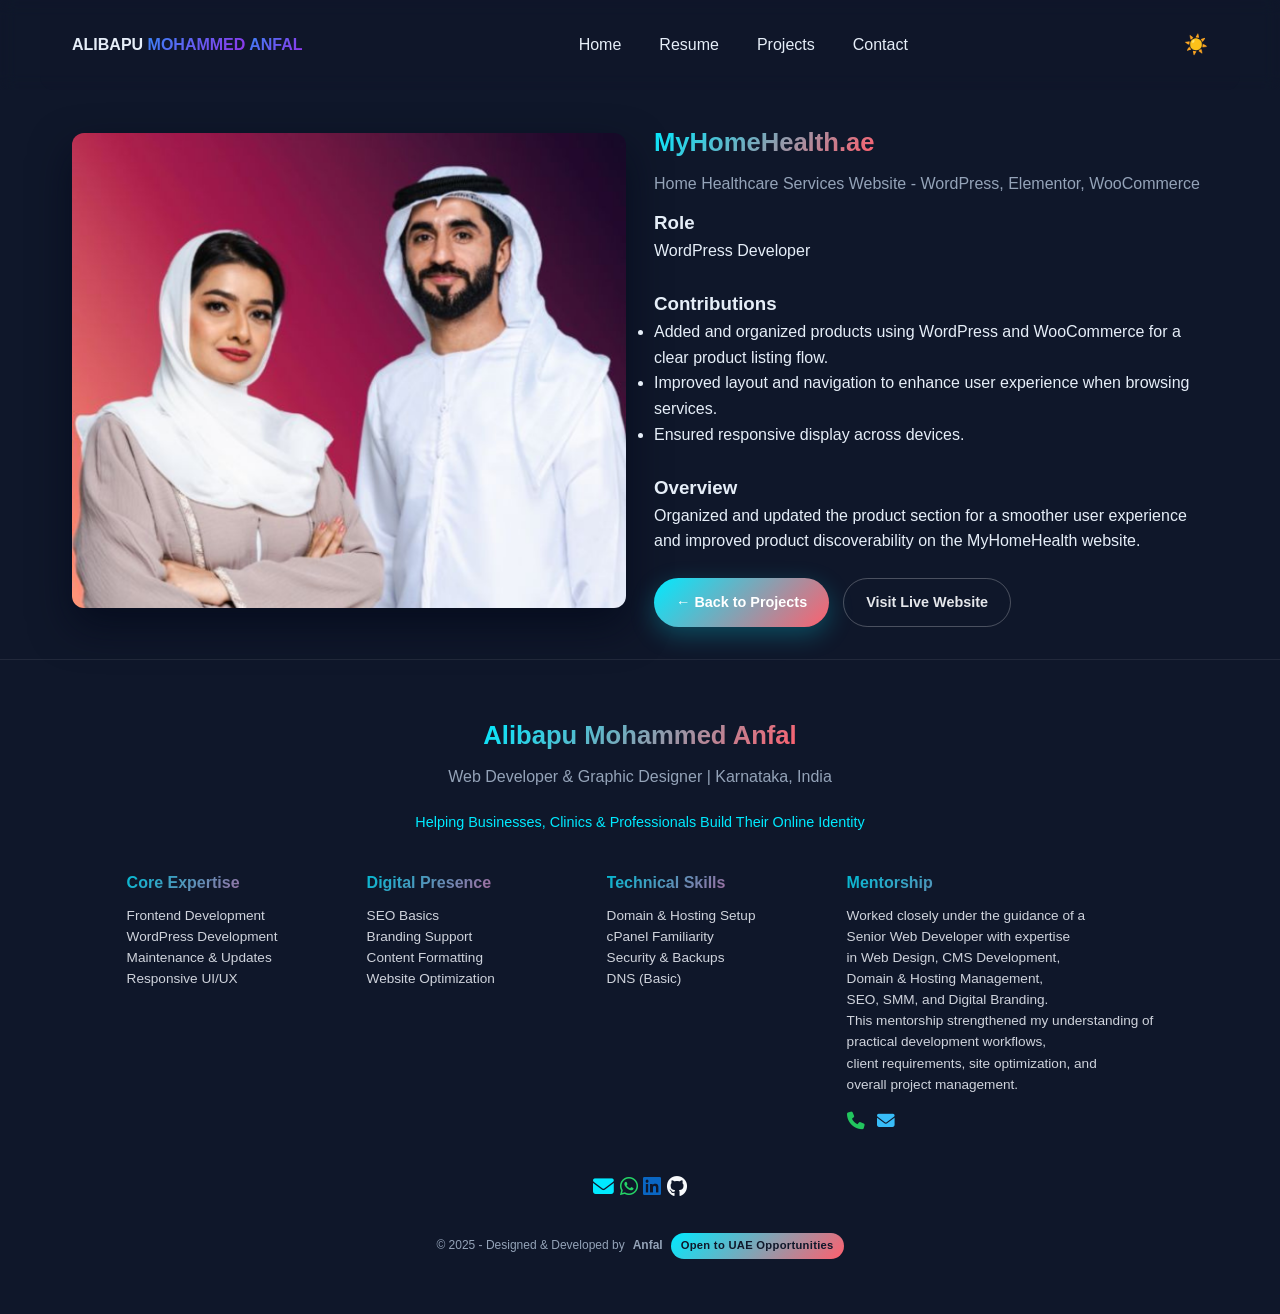
<file: project1.html>
<!DOCTYPE html>
<html lang="en">
<head>
  <meta charset="utf-8" />
  <meta name="viewport" content="width=device-width,initial-scale=1" />
  <title>MyHomeHealth.ae - Project | Alibapu Mohammed Anfal</title>
  <link rel="stylesheet" href="style.css" />
  <head>
  
</head>
<body>
  <!-- <header class="site-header">
    <nav class="navbar container">
      <a class="logo" href="index.html">ALIBAPU <span>MOHAMMED </span><span>ANFAL</span></a>
      <ul class="nav-links">
        <li><a href="index.html">Home</a></li>
        <li><a href="index.html#projects" class="active">Projects</a></li>
        <li><a href="index.html#contact">Contact</a></li>
      </ul>
      <button id="theme-toggle" class="theme-toggle">🌙</button>
    </nav>
  </header> -->

  <header class="site-header">
  <nav class="navbar container">
    <a class="logo" href="index.html">
      ALIBAPU <span>MOHAMMED </span><span>ANFAL</span>
    </a>

    <ul class="nav-links">
      <li><a href="index.html">Home</a></li>
      <li><a href="resume.html">Resume</a></li>
      <li><a href="index.html#projects">Projects</a></li>
      <li><a href="index.html#contact">Contact</a></li>
    </ul>

    <button id="theme-toggle" class="theme-toggle">🌙</button>
  </nav>
</header>


  <main>
    <section class="project-hero container fade-in layout-left">
      <div class="project-media">
        <img src="images/MyHomeHealth.png" alt="MyHomeHealth">
      </div>
      <div class="project-details">
        <h1 style="font-size:1.6rem; font-weight:700; margin-bottom:8px;">
    <span style="background:linear-gradient(135deg,#00eaff,#ff5f6d);
    -webkit-background-clip:text;-webkit-text-fill-color:transparent;">MyHomeHealth.ae</h1>
        <p class="project-type">Home Healthcare Services Website - WordPress, Elementor, WooCommerce</p>
        <h3>Role</h3>
        <p>WordPress Developer</p> <br>
        <h3>Contributions</h3>
        <ul>
          <li>Added and organized products using WordPress and WooCommerce for a clear product listing flow.</li>
          <li>Improved layout and navigation to enhance user experience when browsing services.</li>
          <li>Ensured responsive display across devices.</li> <br>
        </ul>
        <h3>Overview</h3>
        <p>Organized and updated the product section for a smoother user experience and improved product discoverability on the MyHomeHealth website.</p>
        <div class="project-actions">
  <a class="btn gradient" href="index.html#projects">
    ← Back to Projects
  </a>
  <a class="btn ghost" href="https://myhomehealth.ae/" target="_blank" rel="noopener">
    Visit Live Website
  </a>
</div>

      </div>
    </section>
  </main>

<footer style="
  background:#0f172a;
  padding:55px 25px;
  color:#fff;
  font-family:'Montserrat', sans-serif;
  display:flex;
  justify-content:center;
  border-top:1px solid rgba(255,255,255,0.08);
">

<div style="max-width:1100px; width:100%; text-align:center;">

  <!-- PERSONAL BRAND -->
  <h2 style="font-size:1.6rem; font-weight:700; margin-bottom:8px;">
    <span style="background:linear-gradient(135deg,#00eaff,#ff5f6d);
    -webkit-background-clip:text;-webkit-text-fill-color:transparent;">
      Alibapu Mohammed Anfal
    </span>
  </h2>

  <p style="font-size:1rem; color:#94a3b8; margin-bottom:22px;">
    Web Developer & Graphic Designer | Karnataka, India
  </p>


  <!-- <p style="margin-bottom:10px; font-weight:700; font-size:1rem; 
            background: linear-gradient(135deg, #00bcd4, #ff4081);
            -webkit-background-clip: text;
            -webkit-text-fill-color: transparent;">
    Web Developer & Graphic Designer | Karnataka, India
  </p> -->

  <!-- BRANDING LINE -->
  <p style="font-size:0.9rem; font-weight:500; margin-bottom:35px; color:#00eaff;">
     Helping Businesses, Clinics & Professionals Build Their Online Identity
  </p>

  <!-- 4 COLUMN SKILL SUMMARY -->
  <div style="display:flex; justify-content:center; gap:40px; flex-wrap:wrap; margin-bottom:35px;">

    <div style="min-width:200px; text-align:left;">
      <h4 style="margin-bottom:10px; font-weight:700; font-size:1rem; 
            background: linear-gradient(135deg, #00bcd4, #ff4081);
            -webkit-background-clip: text;
            -webkit-text-fill-color: transparent;">Core Expertise</h4>
      <p style="font-size:0.85rem; color:#cfd3dc; line-height:1.55;">
        Frontend Development<br>WordPress Development<br>Maintenance & Updates<br>Responsive UI/UX
      </p>
    </div>

    <div style="min-width:200px; text-align:left;">
      <h4 style="margin-bottom:10px; font-weight:700; font-size:1rem; 
            background: linear-gradient(135deg, #00bcd4, #ff4081);
            -webkit-background-clip: text;
            -webkit-text-fill-color: transparent;">Digital Presence</h4>
      <p style="font-size:0.85rem; color:#cfd3dc; line-height:1.55;">
        SEO Basics<br>Branding Support<br>Content Formatting<br>Website Optimization
      </p>
    </div>

    <div style="min-width:200px; text-align:left;">
      <h4 style="margin-bottom:10px; font-weight:700; font-size:1rem; 
            background: linear-gradient(135deg, #00bcd4, #ff4081);
            -webkit-background-clip: text;
            -webkit-text-fill-color: transparent;">Technical Skills</h4>
      <p style="font-size:0.85rem; color:#cfd3dc; line-height:1.55;">
        Domain & Hosting Setup<br>cPanel Familiarity<br>Security & Backups<br>DNS (Basic)
      </p>
    </div>

    <div style="min-width:200px; text-align:left;">
      <h4 style="margin-bottom:10px; font-weight:700; font-size:1rem; 
            background: linear-gradient(135deg, #00bcd4, #ff4081);
            -webkit-background-clip: text;
            -webkit-text-fill-color: transparent;">Mentorship</h4> 
      <p style="font-size:0.85rem; color:#cfd3dc; line-height:1.55;">
        Worked closely under the guidance of a<br>Senior Web Developer with expertise<br>in Web Design, CMS Development, <br> Domain & Hosting Management, <br>SEO, SMM, and Digital Branding. <br> This mentorship strengthened my understanding of<br>practical development workflows,<br>client requirements, site optimization, and<br>overall project management.
      </p>
      
      <!-- Mentor Contact Icons -->
  <div style="margin-top:12px; display:flex; gap:12px;">
    <a href="tel:+971 50 921 6369" title="Call Mentor"
       style="color:#22c55e; font-size:1.1rem;">
      <i class="fa-solid fa-phone"></i>
    </a>

    <a href="mail to:riyazkapsi@email.com" title="Email Mentor"
       style="color:#38bdf8; font-size:1.1rem;">
      <i class="fa-solid fa-envelope"></i>
    </a>
  </div>
    </div>
    
  </div>

  <!-- SOCIAL ICONS -->
  <div style="display:flex; justify-content:center; gap:20px; margin-bottom:30px;">

    <!-- <a href="mailto:anfalalibapu10@email.com?subject=Business Inquiry&body=Hello Anfal," 
style="color:#00eaff; font-size:1.3rem; text-decoration:none;">
  <i class="fa-solid fa-envelope"></i>
</a>


    <a href="https://wa.me/+917090232055" target="_blank" style="color:#25D366; font-size:1.3rem; text-decoration:none;">
      <i class="fa-brands fa-whatsapp"></i>
    </a>

 <a href="https://www.linkedin.com/in/anfal-alibapu-89732b398" target="_blank" rel="noopener noreferrer" style="color:#0A66C2; font-size:1.3rem; text-decoration:none;" aria-label="LinkedIn Profile">
  <i class="fa-brands fa-linkedin"></i>
</a> -->
<div class="social-links">
  <a href="mailto:anfalalibapu10@email.com?subject=Business Inquiry&body=Hello Anfal," 
    style="color:#00eaff; font-size:1.3rem; text-decoration:none;">
    <i class="fa-solid fa-envelope"></i>
  </a>

  <a href="https://wa.me/+917090232055" target="_blank" style="color:#25D366; font-size:1.3rem; text-decoration:none;">
    <i class="fa-brands fa-whatsapp"></i>
  </a>

  <a href="https://www.linkedin.com/in/anfal-alibapu-89732b398" target="_blank" style="color:#0A66C2; font-size:1.3rem; text-decoration:none;">
    <i class="fa-brands fa-linkedin"></i>
  </a>

  <a href="https://github.com/anfal-waizy" target="_blank" style="color:#f8fafc; font-size:1.3rem; text-decoration:none;">
    <i class="fa-brands fa-github"></i>
  </a>
</div>




<!-- Font Awesome -->
<link rel="stylesheet" href="https://cdnjs.cloudflare.com/ajax/libs/font-awesome/6.4.0/css/all.min.css" integrity="sha512-pO1eFhLqJ6mEwSx6nRIVGqzIx3M5sPVK3MEiFg7mZ7U/xt6skD0zFvN9eJG+0NfG1UPZXqlZ12bFzGgG2e1uJQ==" crossorigin="anonymous" referrerpolicy="no-referrer" />

    <!-- <a href="https://github.com/anfal-waizy" target="_blank" style="color:#f8fafc; font-size:1.3rem; text-decoration:none;">
      <i class="fa-brands fa-github"></i>
    </a> -->
  </div>

  <!-- COPYRIGHT -->
  <!-- <p style="font-size:0.75rem; color:#64748b;">
    © 2025 - Designed & Developed by <b>Anfal</b> | Available for UAE Opportunities
  </p> -->
<div class="footer-badge">
  © 2025 - Designed & Developed by <strong>Anfal</strong>
  <span class="badge">Open to UAE Opportunities</span>
</div>

</div>
</footer>


<script>
function scrollToTop() {
  window.scrollTo({ top: 0, behavior: 'smooth' });
}
</script>
</footer>
    <script src="script.js"></script>
  </body>
</html>
</file>
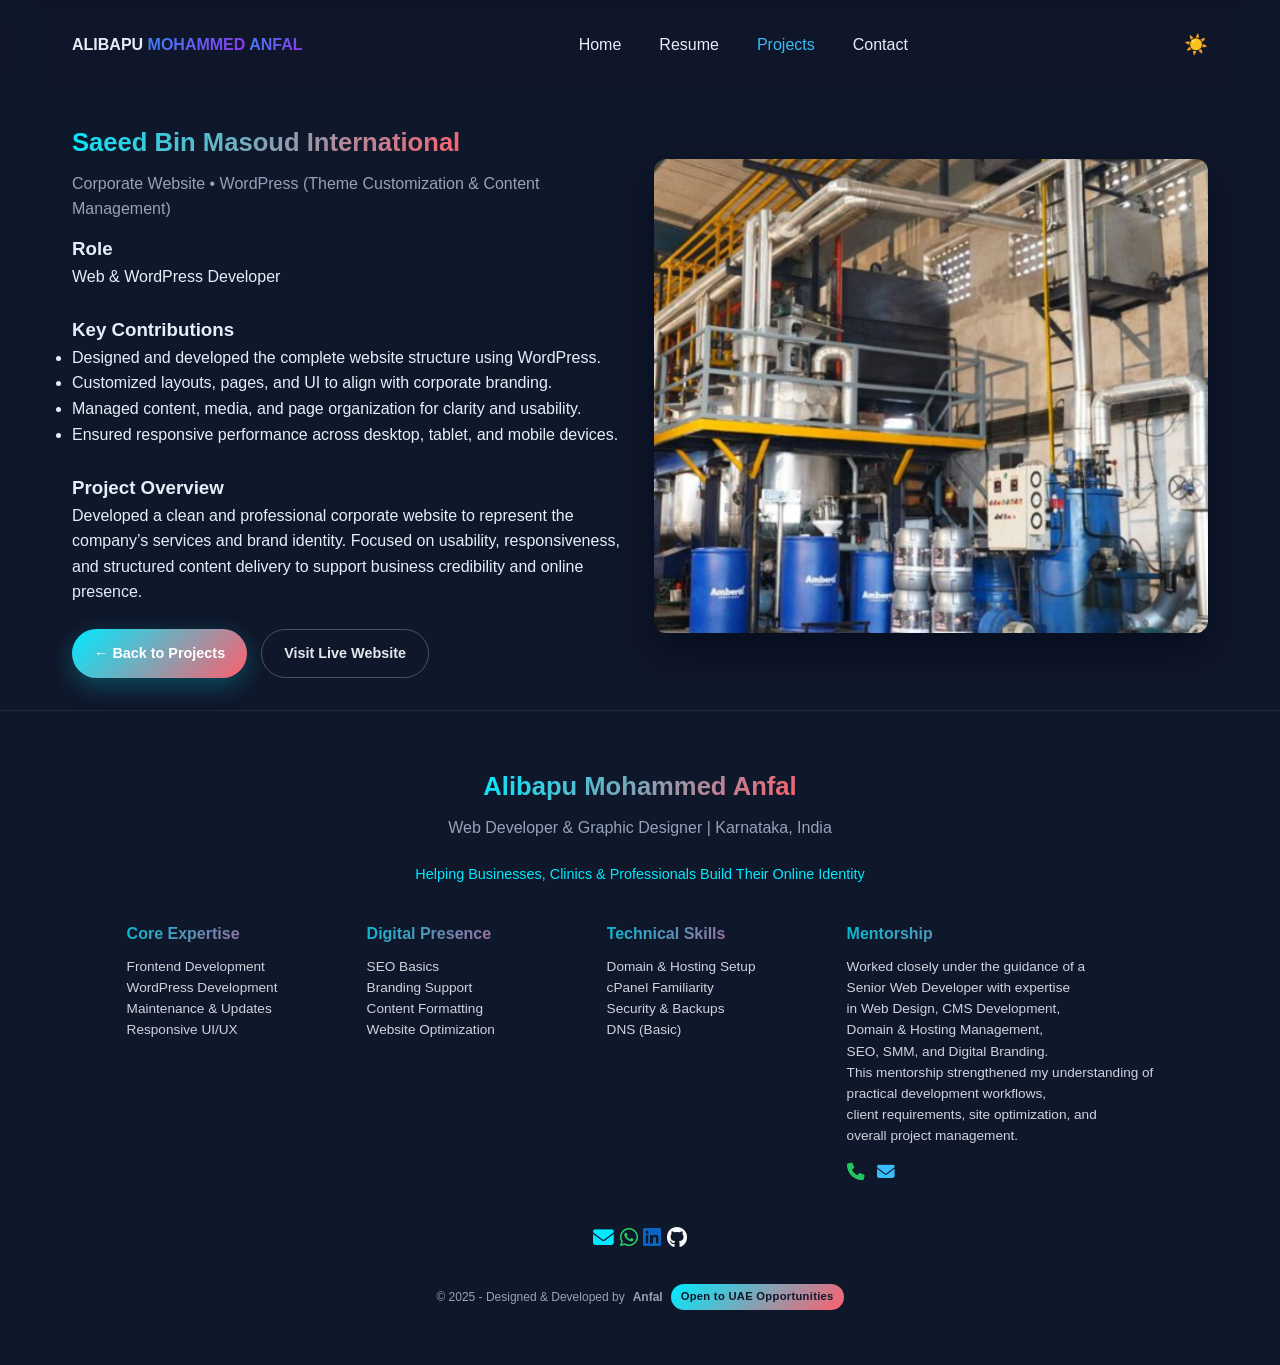
<file: project4.html>
<!DOCTYPE html>
<html lang="en">
<head>
  <meta charset="utf-8" />
  <meta name="viewport" content="width=device-width,initial-scale=1" />
  <title>Saeed Bin Masoud International - Project | Alibapu Mohammed Anfal</title>
  <link rel="stylesheet" href="style.css" />
</head>
<body>
  <header class="site-header">
    <nav class="navbar container">
      <a class="logo" href="index.html">ALIBAPU <span>MOHAMMED </span><span>ANFAL</span></a>
      <ul class="nav-links">
        <li><a href="index.html">Home</a></li>
      <li><a href="resume.html">Resume</a></li>
        <li><a href="index.html#projects" class="active">Projects</a></li>
        <li><a href="index.html#contact">Contact</a></li>
      </ul>
      <button id="theme-toggle" class="theme-toggle">🌙</button>
    </nav>
  </header>

  <main>
<section class="project-hero container fade-in layout-right">
  <div class="project-details">
    <h1 style="font-size:1.6rem; font-weight:700; margin-bottom:8px;">
    <span style="background:linear-gradient(135deg,#00eaff,#ff5f6d);
    -webkit-background-clip:text;-webkit-text-fill-color:transparent;">Saeed Bin Masoud International</h1>

    <p class="project-type">
      Corporate Website • WordPress (Theme Customization & Content Management)
    </p>

    <h3>Role</h3>
    <p>Web & WordPress Developer</p> <br>

    <h3>Key Contributions</h3>
    <ul>
      <li>Designed and developed the complete website structure using WordPress.</li>
      <li>Customized layouts, pages, and UI to align with corporate branding.</li>
      <li>Managed content, media, and page organization for clarity and usability.</li>
      <li>Ensured responsive performance across desktop, tablet, and mobile devices.</li>
    </ul> <br>

    <h3>Project Overview</h3>
    <p>
      Developed a clean and professional corporate website to represent the company’s
      services and brand identity. Focused on usability, responsiveness, and structured
      content delivery to support business credibility and online presence.
    </p>

    <div class="project-actions">
  <a class="btn gradient" href="index.html#projects">
    ← Back to Projects
  </a>
  <a class="btn ghost" href="https://www.saeedbinmasoud.com/" target="_blank" rel="noopener">
    Visit Live Website
  </a>
</div>

  </div>

  <div class="project-media">
    <img src="images/SBM.png" alt="Saeed Bin Masoud International Website Preview">
  </div>
</section>


  </main>

<footer style="
  background:#0f172a;
  padding:55px 25px;
  color:#fff;
  font-family:'Montserrat', sans-serif;
  display:flex;
  justify-content:center;
  border-top:1px solid rgba(255,255,255,0.08);
">

<div style="max-width:1100px; width:100%; text-align:center;">

  <!-- PERSONAL BRAND -->
  <h2 style="font-size:1.6rem; font-weight:700; margin-bottom:8px;">
    <span style="background:linear-gradient(135deg,#00eaff,#ff5f6d);
    -webkit-background-clip:text;-webkit-text-fill-color:transparent;">
      Alibapu Mohammed Anfal
    </span>
  </h2>

  <p style="font-size:1rem; color:#94a3b8; margin-bottom:22px;">
    Web Developer & Graphic Designer | Karnataka, India
  </p>


  <!-- <p style="margin-bottom:10px; font-weight:700; font-size:1rem; 
            background: linear-gradient(135deg, #00bcd4, #ff4081);
            -webkit-background-clip: text;
            -webkit-text-fill-color: transparent;">
    Web Developer & Graphic Designer | Karnataka, India
  </p> -->

  <!-- BRANDING LINE -->
  <p style="font-size:0.9rem; font-weight:500; margin-bottom:35px; color:#00eaff;">
     Helping Businesses, Clinics & Professionals Build Their Online Identity
  </p>

  <!-- 4 COLUMN SKILL SUMMARY -->
  <div style="display:flex; justify-content:center; gap:40px; flex-wrap:wrap; margin-bottom:35px;">

    <div style="min-width:200px; text-align:left;">
      <h4 style="margin-bottom:10px; font-weight:700; font-size:1rem; 
            background: linear-gradient(135deg, #00bcd4, #ff4081);
            -webkit-background-clip: text;
            -webkit-text-fill-color: transparent;">Core Expertise</h4>
      <p style="font-size:0.85rem; color:#cfd3dc; line-height:1.55;">
        Frontend Development<br>WordPress Development<br>Maintenance & Updates<br>Responsive UI/UX
      </p>
    </div>

    <div style="min-width:200px; text-align:left;">
      <h4 style="margin-bottom:10px; font-weight:700; font-size:1rem; 
            background: linear-gradient(135deg, #00bcd4, #ff4081);
            -webkit-background-clip: text;
            -webkit-text-fill-color: transparent;">Digital Presence</h4>
      <p style="font-size:0.85rem; color:#cfd3dc; line-height:1.55;">
        SEO Basics<br>Branding Support<br>Content Formatting<br>Website Optimization
      </p>
    </div>

    <div style="min-width:200px; text-align:left;">
      <h4 style="margin-bottom:10px; font-weight:700; font-size:1rem; 
            background: linear-gradient(135deg, #00bcd4, #ff4081);
            -webkit-background-clip: text;
            -webkit-text-fill-color: transparent;">Technical Skills</h4>
      <p style="font-size:0.85rem; color:#cfd3dc; line-height:1.55;">
        Domain & Hosting Setup<br>cPanel Familiarity<br>Security & Backups<br>DNS (Basic)
      </p>
    </div>

    <div style="min-width:200px; text-align:left;">
      <h4 style="margin-bottom:10px; font-weight:700; font-size:1rem; 
            background: linear-gradient(135deg, #00bcd4, #ff4081);
            -webkit-background-clip: text;
            -webkit-text-fill-color: transparent;">Mentorship</h4> 
      <p style="font-size:0.85rem; color:#cfd3dc; line-height:1.55;">
        Worked closely under the guidance of a<br>Senior Web Developer with expertise<br>in Web Design, CMS Development, <br> Domain & Hosting Management, <br>SEO, SMM, and Digital Branding. <br> This mentorship strengthened my understanding of<br>practical development workflows,<br>client requirements, site optimization, and<br>overall project management.
      </p>
      
      <!-- Mentor Contact Icons -->
  <div style="margin-top:12px; display:flex; gap:12px;">
    <a href="tel:+971 50 921 6369" title="Call Mentor"
       style="color:#22c55e; font-size:1.1rem;">
      <i class="fa-solid fa-phone"></i>
    </a>

    <a href="mail to:riyazkapsi@email.com" title="Email Mentor"
       style="color:#38bdf8; font-size:1.1rem;">
      <i class="fa-solid fa-envelope"></i>
    </a>
  </div>
    </div>
    
  </div>

  <!-- SOCIAL ICONS -->
  <div style="display:flex; justify-content:center; gap:20px; margin-bottom:30px;">

    <!-- <a href="mailto:anfalalibapu10@email.com?subject=Business Inquiry&body=Hello Anfal," 
style="color:#00eaff; font-size:1.3rem; text-decoration:none;">
  <i class="fa-solid fa-envelope"></i>
</a>


    <a href="https://wa.me/+917090232055" target="_blank" style="color:#25D366; font-size:1.3rem; text-decoration:none;">
      <i class="fa-brands fa-whatsapp"></i>
    </a>

 <a href="https://www.linkedin.com/in/anfal-alibapu-89732b398" target="_blank" rel="noopener noreferrer" style="color:#0A66C2; font-size:1.3rem; text-decoration:none;" aria-label="LinkedIn Profile">
  <i class="fa-brands fa-linkedin"></i>
</a> -->
<div class="social-links">
  <a href="mailto:anfalalibapu10@email.com?subject=Business Inquiry&body=Hello Anfal," 
    style="color:#00eaff; font-size:1.3rem; text-decoration:none;">
    <i class="fa-solid fa-envelope"></i>
  </a>

  <a href="https://wa.me/+917090232055" target="_blank" style="color:#25D366; font-size:1.3rem; text-decoration:none;">
    <i class="fa-brands fa-whatsapp"></i>
  </a>

  <a href="https://www.linkedin.com/in/anfal-alibapu-89732b398" target="_blank" style="color:#0A66C2; font-size:1.3rem; text-decoration:none;">
    <i class="fa-brands fa-linkedin"></i>
  </a>

  <a href="https://github.com/anfal-waizy" target="_blank" style="color:#f8fafc; font-size:1.3rem; text-decoration:none;">
    <i class="fa-brands fa-github"></i>
  </a>
</div>




<!-- Font Awesome -->
<link rel="stylesheet" href="https://cdnjs.cloudflare.com/ajax/libs/font-awesome/6.4.0/css/all.min.css" integrity="sha512-pO1eFhLqJ6mEwSx6nRIVGqzIx3M5sPVK3MEiFg7mZ7U/xt6skD0zFvN9eJG+0NfG1UPZXqlZ12bFzGgG2e1uJQ==" crossorigin="anonymous" referrerpolicy="no-referrer" />

    <!-- <a href="https://github.com/anfal-waizy" target="_blank" style="color:#f8fafc; font-size:1.3rem; text-decoration:none;">
      <i class="fa-brands fa-github"></i>
    </a> -->
  </div>

  <!-- COPYRIGHT -->
  <!-- <p style="font-size:0.75rem; color:#64748b;">
    © 2025 - Designed & Developed by <b>Anfal</b> | Available for UAE Opportunities
  </p> -->
<div class="footer-badge">
  © 2025 - Designed & Developed by <strong>Anfal</strong>
  <span class="badge">Open to UAE Opportunities</span>
</div>

</div>
</footer>


<script>
function scrollToTop() {
  window.scrollTo({ top: 0, behavior: 'smooth' });
}
</script>
</footer>
    <script src="script.js"></script>
  </body>
</html>
</file>
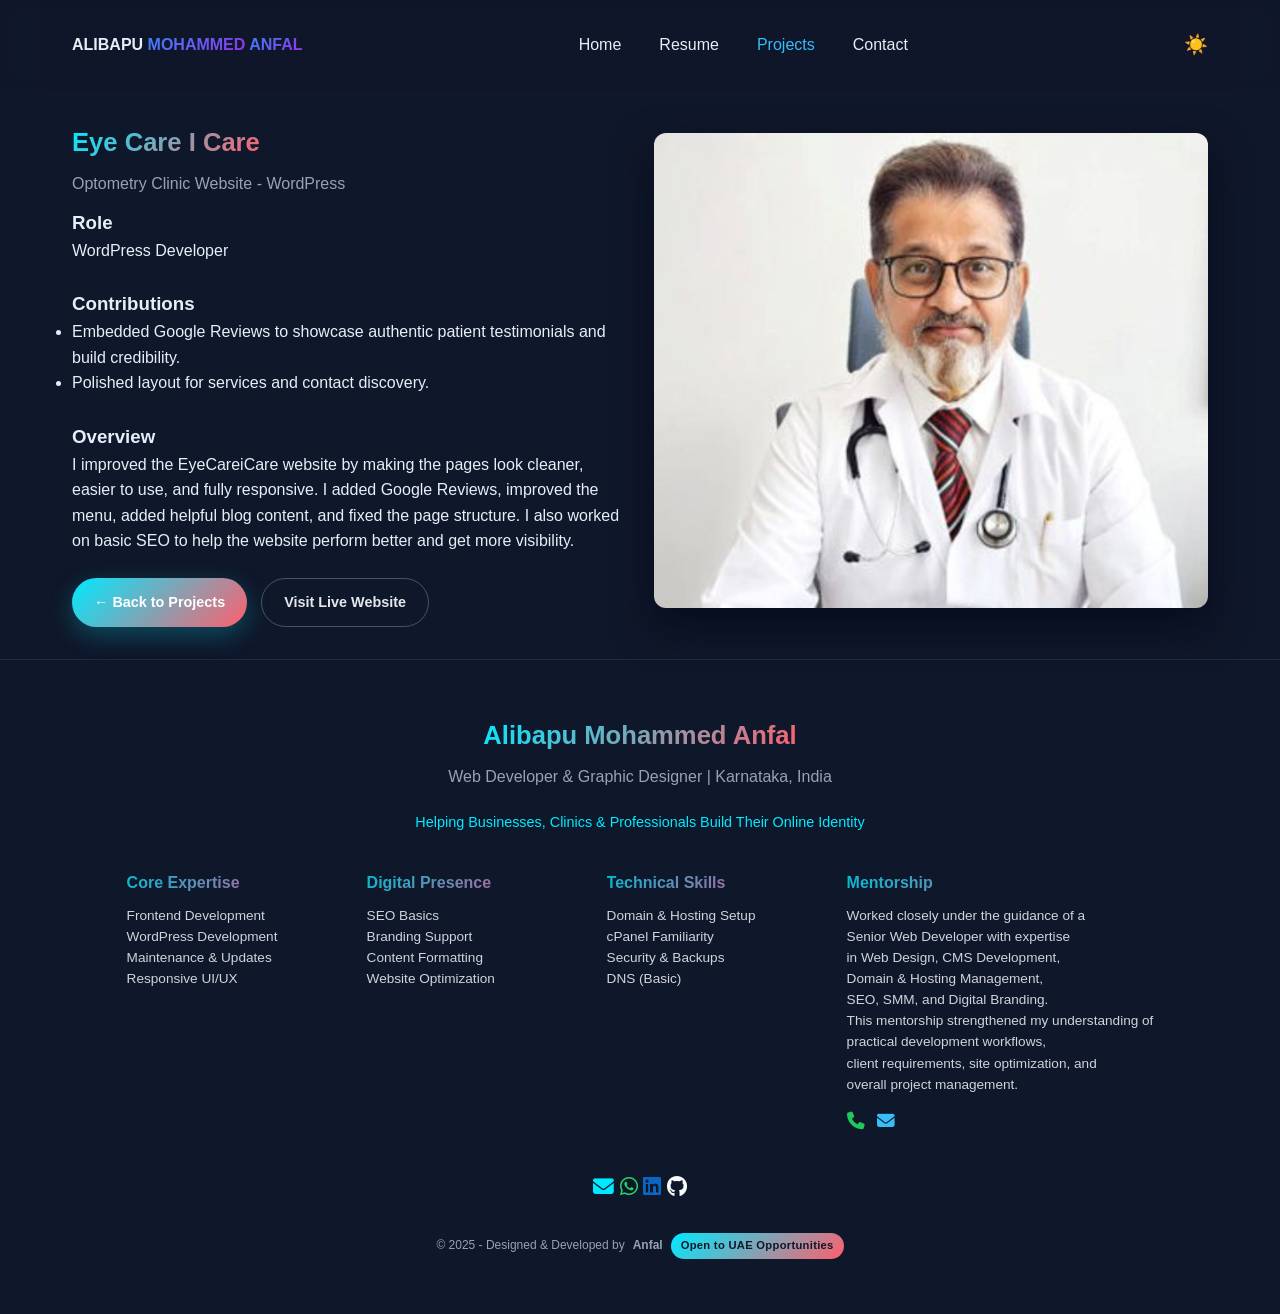
<file: project7.html>
<!DOCTYPE html>
<html lang="en">
<head>
  <meta charset="utf-8" />
  <meta name="viewport" content="width=device-width,initial-scale=1" />
  <title>Eye Care I Care - Project | Alibapu Mohammed Anfal</title>
  <link rel="stylesheet" href="style.css" />
</head>
<body>
  <header class="site-header">
    <nav class="navbar container">
      <a class="logo" href="index.html">ALIBAPU <span>MOHAMMED </span><span>ANFAL</span></a>
      <ul class="nav-links">
        <li><a href="index.html">Home</a></li>
      <li><a href="resume.html">Resume</a></li>
        <li><a href="index.html#projects" class="active">Projects</a></li>
        <li><a href="index.html#contact">Contact</a></li>
      </ul>
      <button id="theme-toggle" class="theme-toggle">🌙</button>
    </nav>
  </header>

  <main>
    <section class="project-hero container fade-in layout-right">
      <div class="project-details">
        <h1 style="font-size:1.6rem; font-weight:700; margin-bottom:8px;">
    <span style="background:linear-gradient(135deg,#00eaff,#ff5f6d);
    -webkit-background-clip:text;-webkit-text-fill-color:transparent;">Eye Care I Care</h1>
        <p class="project-type">Optometry Clinic Website - WordPress</p>
        <h3>Role</h3>
        <p>WordPress Developer</p> <br>
        <h3>Contributions</h3>
        <ul>
          <li>Embedded Google Reviews to showcase authentic patient testimonials and build credibility.</li>
          <li>Polished layout for services and contact discovery.</li> <br>
        </ul>
        <h3>Overview</h3>
        <p>I improved the EyeCareiCare website by making the pages look cleaner, easier to use, and fully responsive. I added Google Reviews, improved the menu, added helpful blog content, and fixed the page structure. I also worked on basic SEO to help the website perform better and get more visibility.</p>
        <div class="project-actions">
  <a class="btn gradient" href="index.html#projects">
    ← Back to Projects
  </a>
  <a class="btn ghost" href="https://eyecareicare.com/" target="_blank" rel="noopener">
    Visit Live Website
  </a>
</div>

      </div>
      <div class="project-media">
        <img src="images/eyecareicaree.png" alt="Dr. Shabbir Saifuddin">
      </div>
    </section>
  </main>

<footer style="
  background:#0f172a;
  padding:55px 25px;
  color:#fff;
  font-family:'Montserrat', sans-serif;
  display:flex;
  justify-content:center;
  border-top:1px solid rgba(255,255,255,0.08);
">

<div style="max-width:1100px; width:100%; text-align:center;">

  <!-- PERSONAL BRAND -->
  <h2 style="font-size:1.6rem; font-weight:700; margin-bottom:8px;">
    <span style="background:linear-gradient(135deg,#00eaff,#ff5f6d);
    -webkit-background-clip:text;-webkit-text-fill-color:transparent;">
      Alibapu Mohammed Anfal
    </span>
  </h2>

  <p style="font-size:1rem; color:#94a3b8; margin-bottom:22px;">
    Web Developer & Graphic Designer | Karnataka, India
  </p>


  <!-- <p style="margin-bottom:10px; font-weight:700; font-size:1rem; 
            background: linear-gradient(135deg, #00bcd4, #ff4081);
            -webkit-background-clip: text;
            -webkit-text-fill-color: transparent;">
    Web Developer & Graphic Designer | Karnataka, India
  </p> -->

  <!-- BRANDING LINE -->
  <p style="font-size:0.9rem; font-weight:500; margin-bottom:35px; color:#00eaff;">
     Helping Businesses, Clinics & Professionals Build Their Online Identity
  </p>

  <!-- 4 COLUMN SKILL SUMMARY -->
  <div style="display:flex; justify-content:center; gap:40px; flex-wrap:wrap; margin-bottom:35px;">

    <div style="min-width:200px; text-align:left;">
      <h4 style="margin-bottom:10px; font-weight:700; font-size:1rem; 
            background: linear-gradient(135deg, #00bcd4, #ff4081);
            -webkit-background-clip: text;
            -webkit-text-fill-color: transparent;">Core Expertise</h4>
      <p style="font-size:0.85rem; color:#cfd3dc; line-height:1.55;">
        Frontend Development<br>WordPress Development<br>Maintenance & Updates<br>Responsive UI/UX
      </p>
    </div>

    <div style="min-width:200px; text-align:left;">
      <h4 style="margin-bottom:10px; font-weight:700; font-size:1rem; 
            background: linear-gradient(135deg, #00bcd4, #ff4081);
            -webkit-background-clip: text;
            -webkit-text-fill-color: transparent;">Digital Presence</h4>
      <p style="font-size:0.85rem; color:#cfd3dc; line-height:1.55;">
        SEO Basics<br>Branding Support<br>Content Formatting<br>Website Optimization
      </p>
    </div>

    <div style="min-width:200px; text-align:left;">
      <h4 style="margin-bottom:10px; font-weight:700; font-size:1rem; 
            background: linear-gradient(135deg, #00bcd4, #ff4081);
            -webkit-background-clip: text;
            -webkit-text-fill-color: transparent;">Technical Skills</h4>
      <p style="font-size:0.85rem; color:#cfd3dc; line-height:1.55;">
        Domain & Hosting Setup<br>cPanel Familiarity<br>Security & Backups<br>DNS (Basic)
      </p>
    </div>

    <div style="min-width:200px; text-align:left;">
      <h4 style="margin-bottom:10px; font-weight:700; font-size:1rem; 
            background: linear-gradient(135deg, #00bcd4, #ff4081);
            -webkit-background-clip: text;
            -webkit-text-fill-color: transparent;">Mentorship</h4> 
      <p style="font-size:0.85rem; color:#cfd3dc; line-height:1.55;">
        Worked closely under the guidance of a<br>Senior Web Developer with expertise<br>in Web Design, CMS Development, <br> Domain & Hosting Management, <br>SEO, SMM, and Digital Branding. <br> This mentorship strengthened my understanding of<br>practical development workflows,<br>client requirements, site optimization, and<br>overall project management.
      </p>
      
      <!-- Mentor Contact Icons -->
  <div style="margin-top:12px; display:flex; gap:12px;">
    <a href="tel:+971 50 921 6369" title="Call Mentor"
       style="color:#22c55e; font-size:1.1rem;">
      <i class="fa-solid fa-phone"></i>
    </a>

    <a href="mail to:riyazkapsi@email.com" title="Email Mentor"
       style="color:#38bdf8; font-size:1.1rem;">
      <i class="fa-solid fa-envelope"></i>
    </a>
  </div>
    </div>
    
  </div>

  <!-- SOCIAL ICONS -->
  <div style="display:flex; justify-content:center; gap:20px; margin-bottom:30px;">

    <!-- <a href="mailto:anfalalibapu10@email.com?subject=Business Inquiry&body=Hello Anfal," 
style="color:#00eaff; font-size:1.3rem; text-decoration:none;">
  <i class="fa-solid fa-envelope"></i>
</a>


    <a href="https://wa.me/+917090232055" target="_blank" style="color:#25D366; font-size:1.3rem; text-decoration:none;">
      <i class="fa-brands fa-whatsapp"></i>
    </a>

 <a href="https://www.linkedin.com/in/anfal-alibapu-89732b398" target="_blank" rel="noopener noreferrer" style="color:#0A66C2; font-size:1.3rem; text-decoration:none;" aria-label="LinkedIn Profile">
  <i class="fa-brands fa-linkedin"></i>
</a> -->
<div class="social-links">
  <a href="mailto:anfalalibapu10@email.com?subject=Business Inquiry&body=Hello Anfal," 
    style="color:#00eaff; font-size:1.3rem; text-decoration:none;">
    <i class="fa-solid fa-envelope"></i>
  </a>

  <a href="https://wa.me/+917090232055" target="_blank" style="color:#25D366; font-size:1.3rem; text-decoration:none;">
    <i class="fa-brands fa-whatsapp"></i>
  </a>

  <a href="https://www.linkedin.com/in/anfal-alibapu-89732b398" target="_blank" style="color:#0A66C2; font-size:1.3rem; text-decoration:none;">
    <i class="fa-brands fa-linkedin"></i>
  </a>

  <a href="https://github.com/anfal-waizy" target="_blank" style="color:#f8fafc; font-size:1.3rem; text-decoration:none;">
    <i class="fa-brands fa-github"></i>
  </a>
</div>




<!-- Font Awesome -->
<link rel="stylesheet" href="https://cdnjs.cloudflare.com/ajax/libs/font-awesome/6.4.0/css/all.min.css" integrity="sha512-pO1eFhLqJ6mEwSx6nRIVGqzIx3M5sPVK3MEiFg7mZ7U/xt6skD0zFvN9eJG+0NfG1UPZXqlZ12bFzGgG2e1uJQ==" crossorigin="anonymous" referrerpolicy="no-referrer" />

    <!-- <a href="https://github.com/anfal-waizy" target="_blank" style="color:#f8fafc; font-size:1.3rem; text-decoration:none;">
      <i class="fa-brands fa-github"></i>
    </a> -->
  </div>

  <!-- COPYRIGHT -->
  <!-- <p style="font-size:0.75rem; color:#64748b;">
    © 2025 - Designed & Developed by <b>Anfal</b> | Available for UAE Opportunities
  </p> -->
<div class="footer-badge">
  © 2025 - Designed & Developed by <strong>Anfal</strong>
  <span class="badge">Open to UAE Opportunities</span>
</div>

</div>
</footer>


<script>
function scrollToTop() {
  window.scrollTo({ top: 0, behavior: 'smooth' });
}
</script>
</footer>
    <script src="script.js"></script>
  </body>
</html>
</file>
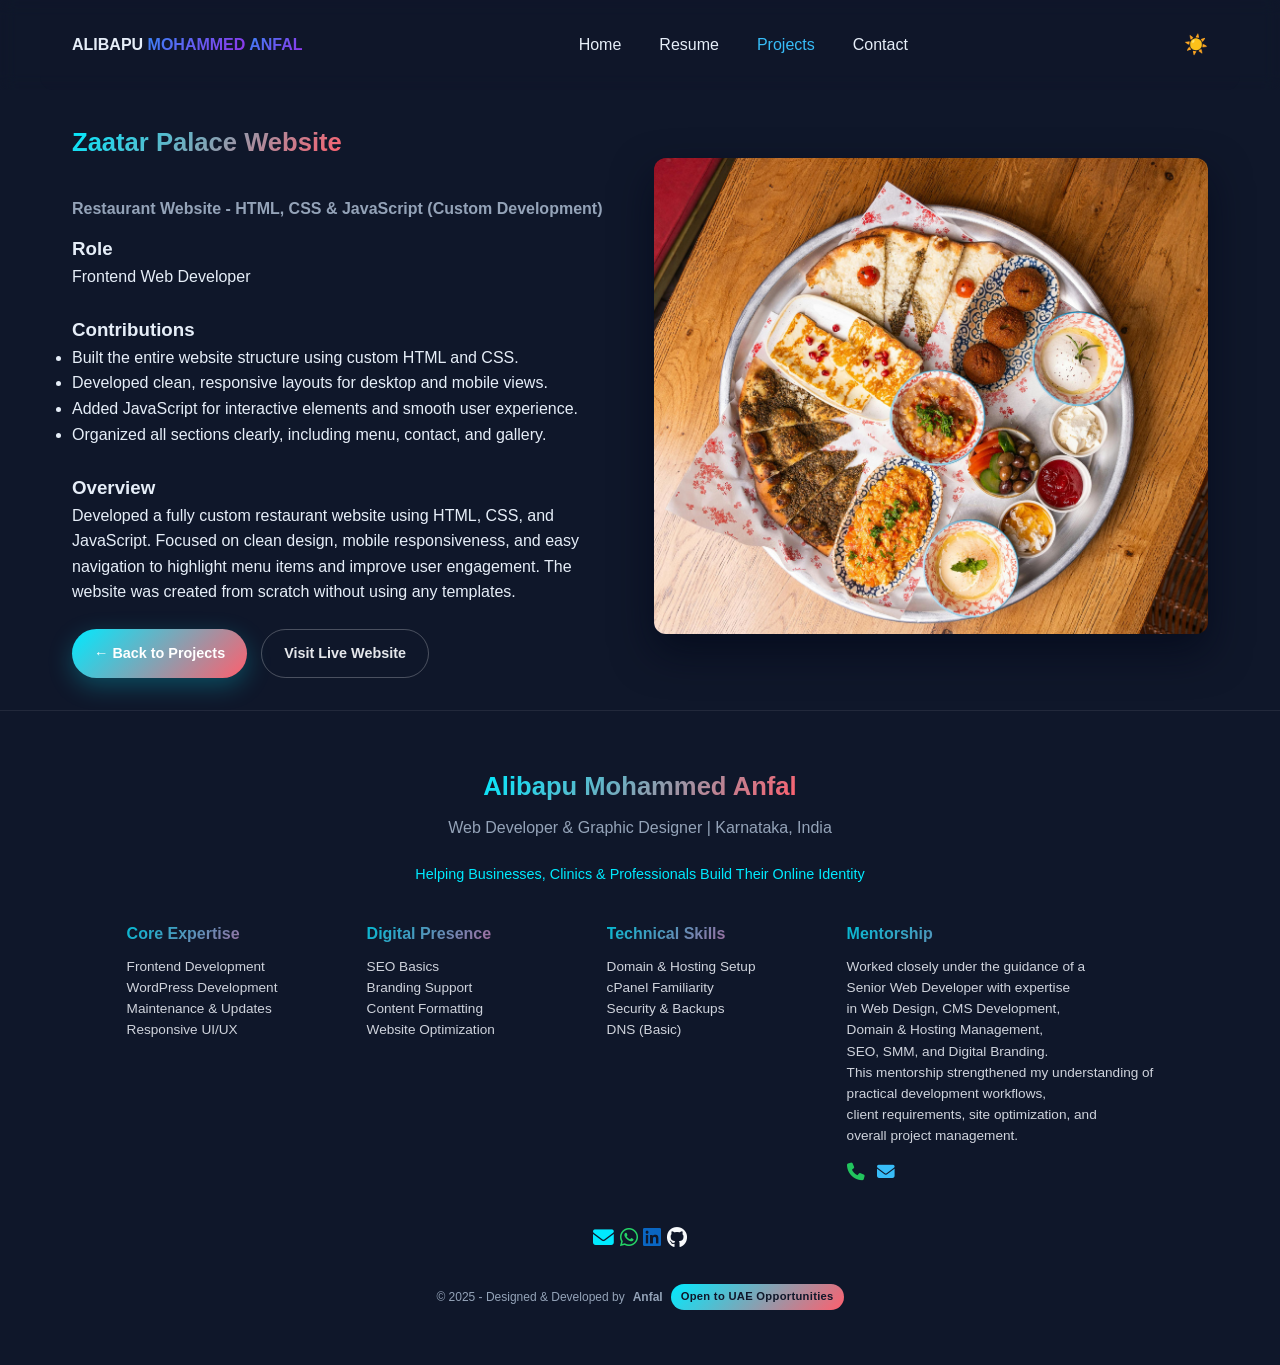
<file: project8.html>
<!DOCTYPE html>
<html lang="en">
<head>
  <meta charset="utf-8" />
  <meta name="viewport" content="width=device-width,initial-scale=1" />
  <title>Zaatar Palace Website - Project | Alibapu Anfal</title>
  <link rel="stylesheet" href="style.css" />
</head>
<body>
  <header class="site-header">
    <nav class="navbar container">
      <a class="logo" href="index.html">ALIBAPU <span>MOHAMMED </span><span>ANFAL</span></a>
      <ul class="nav-links">
        <li><a href="index.html">Home</a></li>
      <li><a href="resume.html">Resume</a></li>
        <li><a href="index.html#projects" class="active">Projects</a></li>
        <li><a href="index.html#contact">Contact</a></li>
      </ul>
      <button id="theme-toggle" class="theme-toggle">🌙</button>
    </nav>
  </header>

  <main>
    <section class="project-hero container fade-in layout-right">
      <div class="project-details">
        <h1 style="font-size:1.6rem; font-weight:700; margin-bottom:8px;">
    <span style="background:linear-gradient(135deg,#00eaff,#ff5f6d);
    -webkit-background-clip:text;-webkit-text-fill-color:transparent;">Zaatar Palace Website</h1>
        <h4 style="font-size:1.0rem; font-weight:700; margin-bottom:8px;">
        <br>
        <p class="project-type">Restaurant Website - HTML, CSS & JavaScript (Custom Development)</p>
        <h3>Role</h3>
        <p>Frontend Web Developer</p> <br>
        <h3>Contributions</h3>
        <ul>
          <li>Built the entire website structure using custom HTML and CSS.</li>
          <li>Developed clean, responsive layouts for desktop and mobile views.</li>
          <li>Added JavaScript for interactive elements and smooth user experience.</li>
          <li>Organized all sections clearly, including menu, contact, and gallery.</li> <br>
        </ul>
        <h3>Overview</h3>
        <p>Developed a fully custom restaurant website using HTML, CSS, and JavaScript. Focused on clean design, mobile responsiveness, and easy navigation to highlight menu items and improve user engagement. The website was created from scratch without using any templates.</p>
        <div class="project-actions">
  <a class="btn gradient" href="index.html#projects">
    ← Back to Projects
  </a>
  <a class="btn ghost" href="https://anfal-waizy.github.io/Zaatar-Palace-Website/" target="_blank" rel="noopener">
    Visit Live Website
  </a>
</div>

      </div>
      <div class="project-media">
        <img src="images/zaatar palace.png" alt="Laparoscopic Surgery UAE">
      </div>
    </section>
  </main>

<footer style="
  background:#0f172a;
  padding:55px 25px;
  color:#fff;
  font-family:'Montserrat', sans-serif;
  display:flex;
  justify-content:center;
  border-top:1px solid rgba(255,255,255,0.08);
">

<div style="max-width:1100px; width:100%; text-align:center;">

  <!-- PERSONAL BRAND -->
  <h2 style="font-size:1.6rem; font-weight:700; margin-bottom:8px;">
    <span style="background:linear-gradient(135deg,#00eaff,#ff5f6d);
    -webkit-background-clip:text;-webkit-text-fill-color:transparent;">
      Alibapu Mohammed Anfal
    </span>
  </h2>

  <p style="font-size:1rem; color:#94a3b8; margin-bottom:22px;">
    Web Developer & Graphic Designer | Karnataka, India
  </p>


  <!-- <p style="margin-bottom:10px; font-weight:700; font-size:1rem; 
            background: linear-gradient(135deg, #00bcd4, #ff4081);
            -webkit-background-clip: text;
            -webkit-text-fill-color: transparent;">
    Web Developer & Graphic Designer | Karnataka, India
  </p> -->

  <!-- BRANDING LINE -->
  <p style="font-size:0.9rem; font-weight:500; margin-bottom:35px; color:#00eaff;">
     Helping Businesses, Clinics & Professionals Build Their Online Identity
  </p>

  <!-- 4 COLUMN SKILL SUMMARY -->
  <div style="display:flex; justify-content:center; gap:40px; flex-wrap:wrap; margin-bottom:35px;">

    <div style="min-width:200px; text-align:left;">
      <h4 style="margin-bottom:10px; font-weight:700; font-size:1rem; 
            background: linear-gradient(135deg, #00bcd4, #ff4081);
            -webkit-background-clip: text;
            -webkit-text-fill-color: transparent;">Core Expertise</h4>
      <p style="font-size:0.85rem; color:#cfd3dc; line-height:1.55;">
        Frontend Development<br>WordPress Development<br>Maintenance & Updates<br>Responsive UI/UX
      </p>
    </div>

    <div style="min-width:200px; text-align:left;">
      <h4 style="margin-bottom:10px; font-weight:700; font-size:1rem; 
            background: linear-gradient(135deg, #00bcd4, #ff4081);
            -webkit-background-clip: text;
            -webkit-text-fill-color: transparent;">Digital Presence</h4>
      <p style="font-size:0.85rem; color:#cfd3dc; line-height:1.55;">
        SEO Basics<br>Branding Support<br>Content Formatting<br>Website Optimization
      </p>
    </div>

    <div style="min-width:200px; text-align:left;">
      <h4 style="margin-bottom:10px; font-weight:700; font-size:1rem; 
            background: linear-gradient(135deg, #00bcd4, #ff4081);
            -webkit-background-clip: text;
            -webkit-text-fill-color: transparent;">Technical Skills</h4>
      <p style="font-size:0.85rem; color:#cfd3dc; line-height:1.55;">
        Domain & Hosting Setup<br>cPanel Familiarity<br>Security & Backups<br>DNS (Basic)
      </p>
    </div>

    <div style="min-width:200px; text-align:left;">
      <h4 style="margin-bottom:10px; font-weight:700; font-size:1rem; 
            background: linear-gradient(135deg, #00bcd4, #ff4081);
            -webkit-background-clip: text;
            -webkit-text-fill-color: transparent;">Mentorship</h4> 
      <p style="font-size:0.85rem; color:#cfd3dc; line-height:1.55;">
        Worked closely under the guidance of a<br>Senior Web Developer with expertise<br>in Web Design, CMS Development, <br> Domain & Hosting Management, <br>SEO, SMM, and Digital Branding. <br> This mentorship strengthened my understanding of<br>practical development workflows,<br>client requirements, site optimization, and<br>overall project management.
      </p>
      
      <!-- Mentor Contact Icons -->
  <div style="margin-top:12px; display:flex; gap:12px;">
    <a href="tel:+971 50 921 6369" title="Call Mentor"
       style="color:#22c55e; font-size:1.1rem;">
      <i class="fa-solid fa-phone"></i>
    </a>

    <a href="mail to:riyazkapsi@email.com" title="Email Mentor"
       style="color:#38bdf8; font-size:1.1rem;">
      <i class="fa-solid fa-envelope"></i>
    </a>
  </div>
    </div>
    
  </div>

  <!-- SOCIAL ICONS -->
  <div style="display:flex; justify-content:center; gap:20px; margin-bottom:30px;">

    <!-- <a href="mailto:anfalalibapu10@email.com?subject=Business Inquiry&body=Hello Anfal," 
style="color:#00eaff; font-size:1.3rem; text-decoration:none;">
  <i class="fa-solid fa-envelope"></i>
</a>


    <a href="https://wa.me/+917090232055" target="_blank" style="color:#25D366; font-size:1.3rem; text-decoration:none;">
      <i class="fa-brands fa-whatsapp"></i>
    </a>

 <a href="https://www.linkedin.com/in/anfal-alibapu-89732b398" target="_blank" rel="noopener noreferrer" style="color:#0A66C2; font-size:1.3rem; text-decoration:none;" aria-label="LinkedIn Profile">
  <i class="fa-brands fa-linkedin"></i>
</a> -->
<div class="social-links">
  <a href="mailto:anfalalibapu10@email.com?subject=Business Inquiry&body=Hello Anfal," 
    style="color:#00eaff; font-size:1.3rem; text-decoration:none;">
    <i class="fa-solid fa-envelope"></i>
  </a>

  <a href="https://wa.me/+917090232055" target="_blank" style="color:#25D366; font-size:1.3rem; text-decoration:none;">
    <i class="fa-brands fa-whatsapp"></i>
  </a>

  <a href="https://www.linkedin.com/in/anfal-alibapu-89732b398" target="_blank" style="color:#0A66C2; font-size:1.3rem; text-decoration:none;">
    <i class="fa-brands fa-linkedin"></i>
  </a>

  <a href="https://github.com/anfal-waizy" target="_blank" style="color:#f8fafc; font-size:1.3rem; text-decoration:none;">
    <i class="fa-brands fa-github"></i>
  </a>
</div>




<!-- Font Awesome -->
<link rel="stylesheet" href="https://cdnjs.cloudflare.com/ajax/libs/font-awesome/6.4.0/css/all.min.css" integrity="sha512-pO1eFhLqJ6mEwSx6nRIVGqzIx3M5sPVK3MEiFg7mZ7U/xt6skD0zFvN9eJG+0NfG1UPZXqlZ12bFzGgG2e1uJQ==" crossorigin="anonymous" referrerpolicy="no-referrer" />

    <!-- <a href="https://github.com/anfal-waizy" target="_blank" style="color:#f8fafc; font-size:1.3rem; text-decoration:none;">
      <i class="fa-brands fa-github"></i>
    </a> -->
  </div>

  <!-- COPYRIGHT -->
  <!-- <p style="font-size:0.75rem; color:#64748b;">
    © 2025 - Designed & Developed by <b>Anfal</b> | Available for UAE Opportunities
  </p> -->
<div class="footer-badge">
  © 2025 - Designed & Developed by <strong>Anfal</strong>
  <span class="badge">Open to UAE Opportunities</span>
</div>

</div>
</footer>


<script>
function scrollToTop() {
  window.scrollTo({ top: 0, behavior: 'smooth' });
}
</script>
</footer>
    <script src="script.js"></script>
  </body>
</html>
</file>
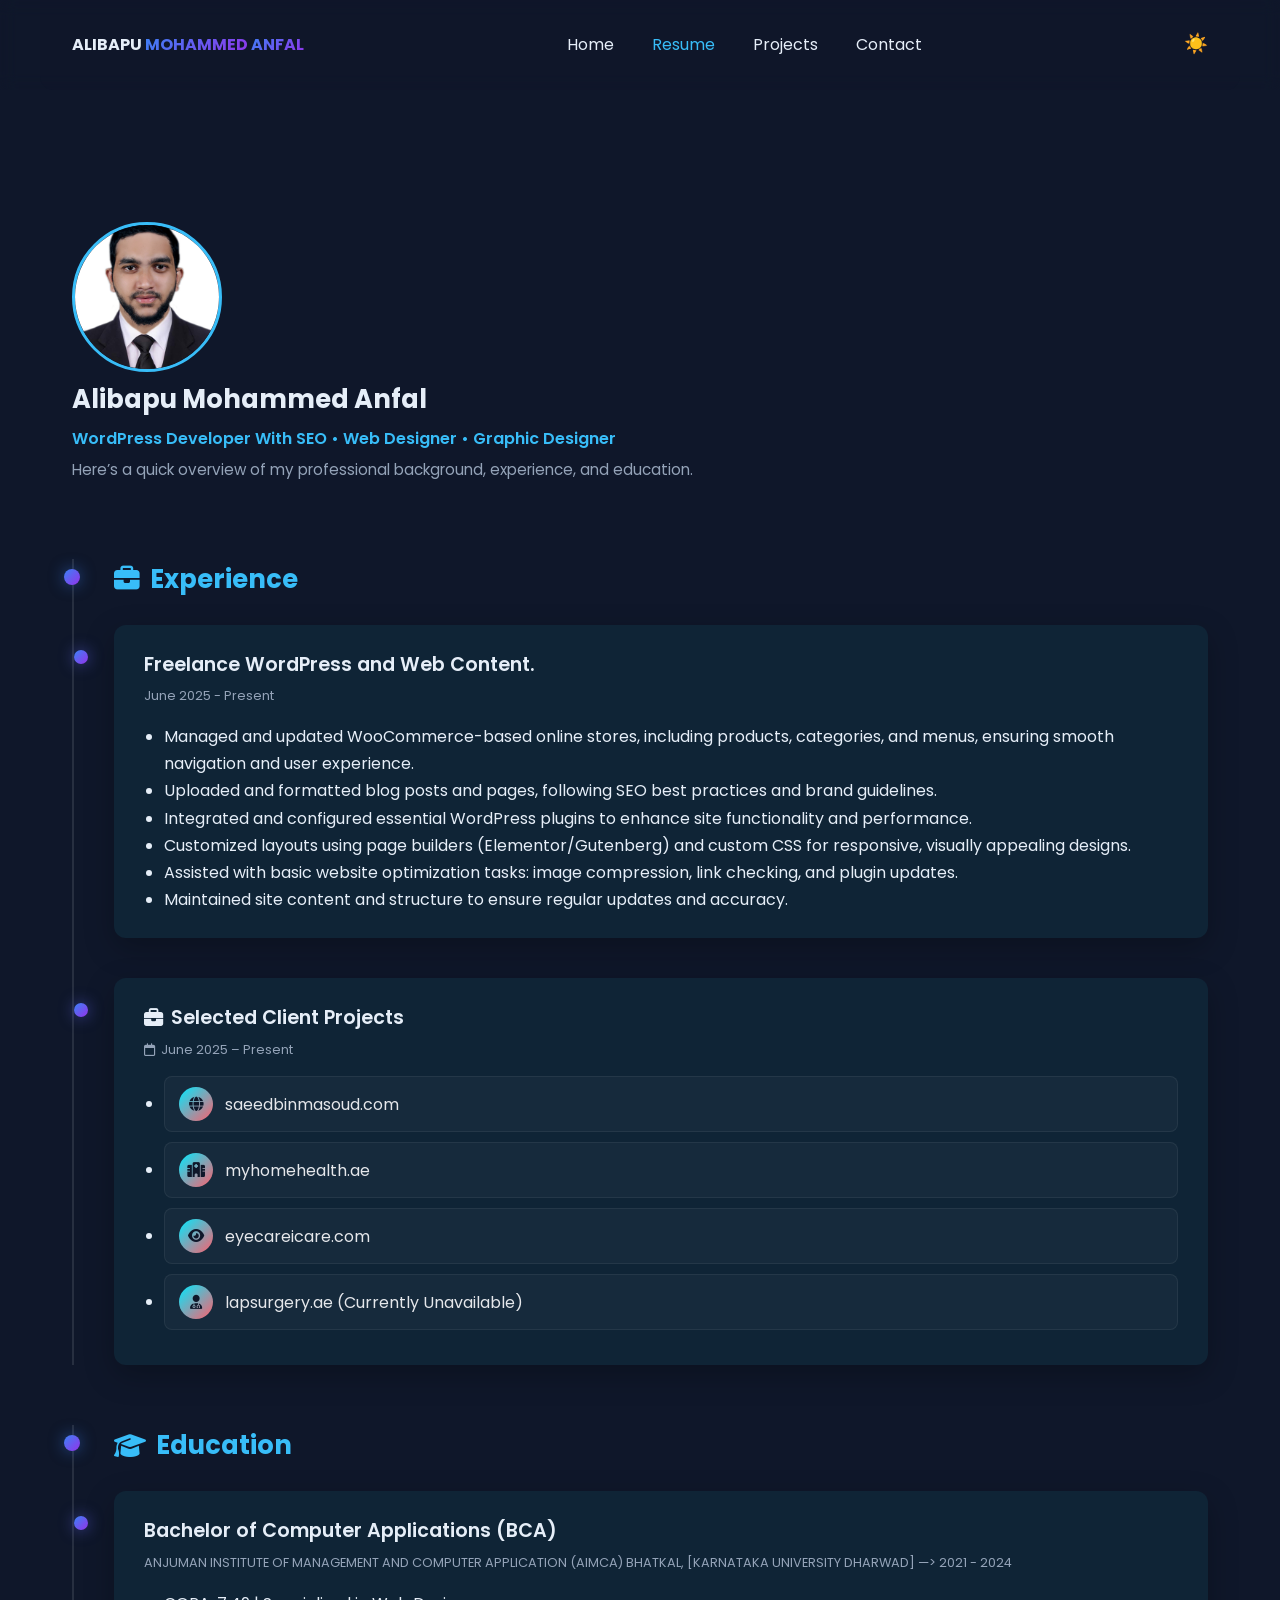
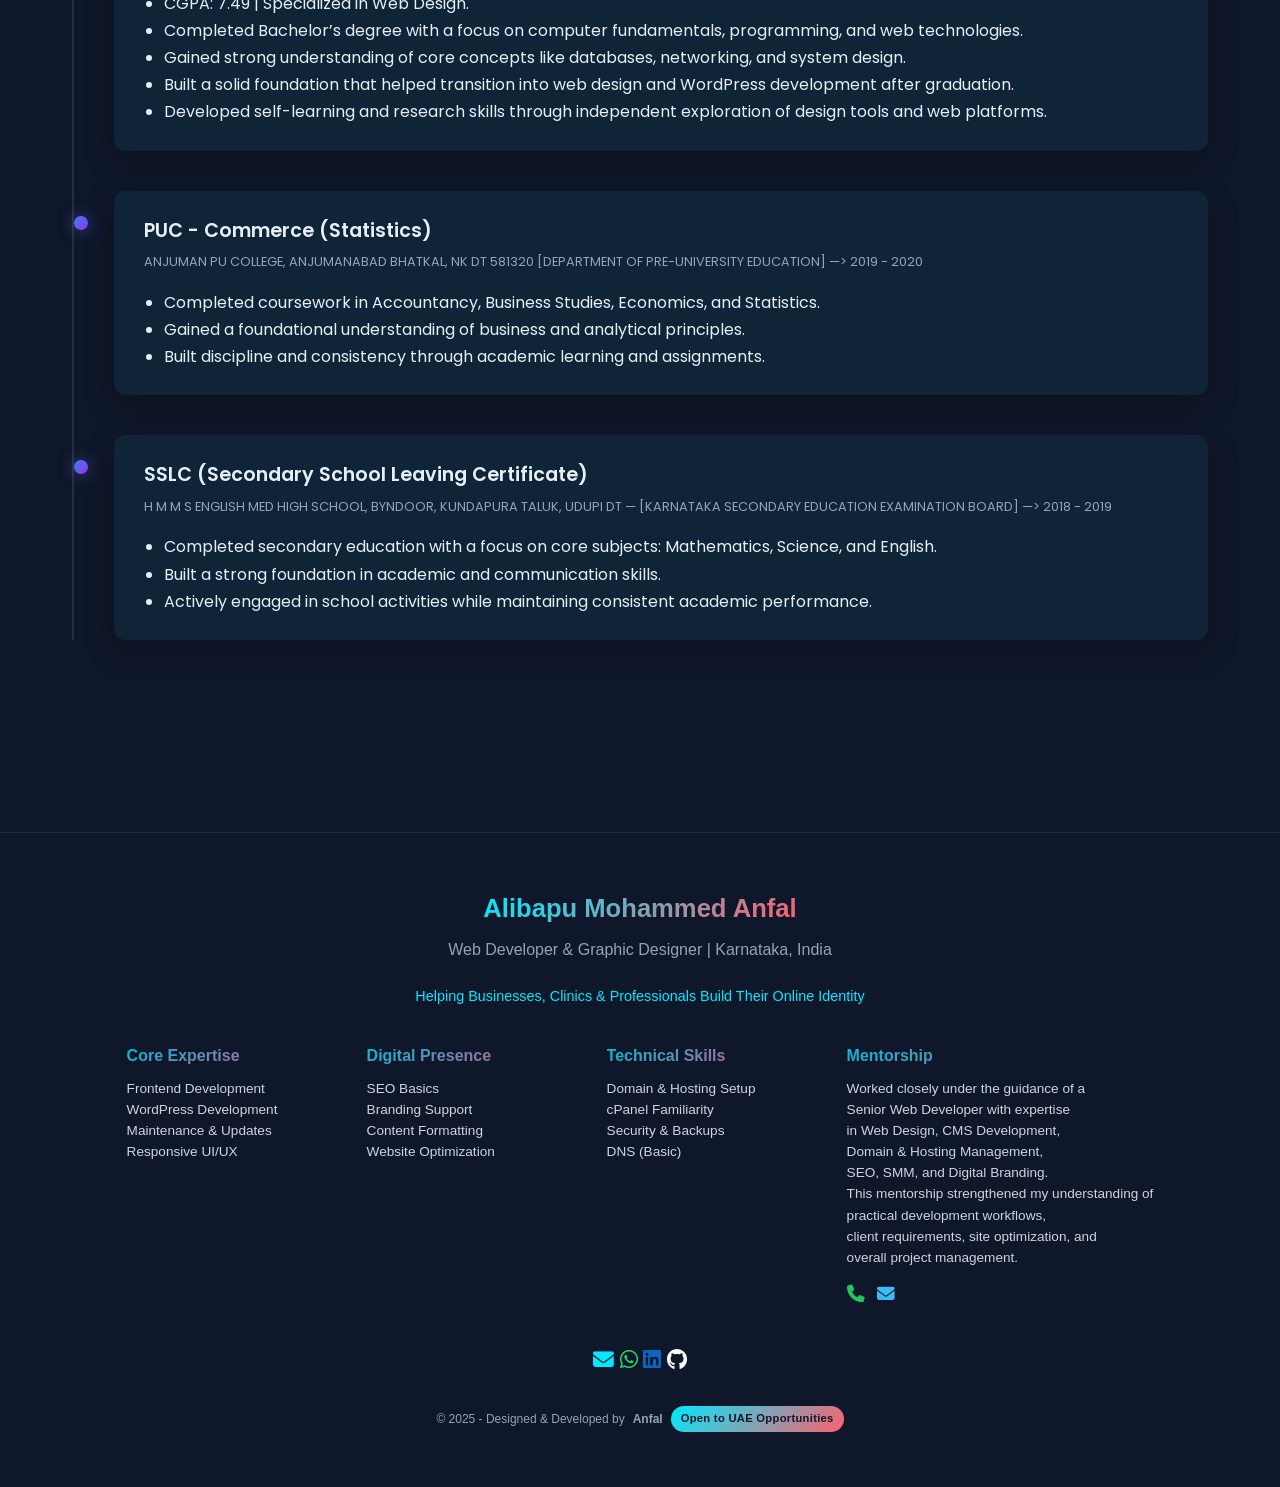
<file: resume.html>
<!DOCTYPE html>
<html lang="en">
  <head>
    <meta charset="utf-8" />
    <meta name="viewport" content="width=device-width,initial-scale=1" />
    <title>Resume - ALIBAPU MOHAMMED ANFAL</title>
    <link
      href="https://fonts.googleapis.com/css2?family=Poppins:wght@300;400;600;700&display=swap"
      rel="stylesheet"
    />
    <link
      rel="stylesheet"
      href="https://cdnjs.cloudflare.com/ajax/libs/font-awesome/6.5.0/css/all.min.css"
    />
    <link rel="stylesheet" href="style.css" />
    <link rel="stylesheet" href="https://cdnjs.cloudflare.com/ajax/libs/font-awesome/6.5.0/css/all.min.css">

  </head>
  <body>
    <header class="site-header">
      <nav class="navbar container">
        <a class="logo" href="index.html"
          >ALIBAPU <span>MOHAMMED </span><span>ANFAL</span></a
        >
        <ul class="nav-links">
          <li><a href="index.html">Home</a></li>
          <li><a href="resume.html" class="active">Resume</a></li>
          <li><a href="index.html#projects">Projects</a></li>
          <li><a href="index.html#contact">Contact</a></li>
        </ul>
        <div class="nav-actions"><button class="theme-toggle">🌙</button></div>
      </nav>
    </header>

    <main>
      <section id="resume" class="fade-in">
        <div class="container">
          <div class="resume-hero">
            
  <img src="images/passport size photo.jpg" alt="Anfal Profile" />
  <div>      
    <h1>Alibapu Mohammed Anfal</h1>
    <p class="role">WordPress Developer With SEO • Web Designer • Graphic Designer</p>
    <p class="tagline">
      Here’s a quick overview of my professional background, experience,
      and education.
    </p>
    <br>
    <br>
    <br>
  </div>
</div>

          <!-- <h2 class="section-title">Resume</h2>
          <p class="section-sub">
            Here’s a quick overview of my professional background, experience,
            and education.
          </p> -->

          <!-- Experience -->
          <div class="resume-category">
            <h3><i class="fa-solid fa-briefcase"></i> Experience</h3>

            <div class="resume-item">
              <h4>Freelance WordPress and Web Content.</h4>
              <span class="resume-date">June 2025 - Present</span>
              <ul>
                <li>
                  Managed and updated WooCommerce-based online stores, including
                  products, categories, and menus, ensuring smooth navigation
                  and user experience.
                </li>
                <li>
                  Uploaded and formatted blog posts and pages, following SEO
                  best practices and brand guidelines.
                </li>
                <li>
                  Integrated and configured essential WordPress plugins to
                  enhance site functionality and performance.
                </li>
                <li>
                  Customized layouts using page builders (Elementor/Gutenberg)
                  and custom CSS for responsive, visually appealing designs.
                </li>
                <li>
                  Assisted with basic website optimization tasks: image
                  compression, link checking, and plugin updates.
                </li>
                <li>
                  Maintained site content and structure to ensure regular
                  updates and accuracy.
                </li>
              </ul>
            </div>

            <div class="resume-item">
  <h4 class="projects-title">
  <i class="fa-solid fa-briefcase"></i> Selected Client Projects
</h4>

<span class="resume-date">
  <i class="fa-regular fa-calendar"></i> June 2025 – Present
</span>

<ul class="project-links branded-projects">

  <li>
    <a href="https://saeedbinmasoud.com" target="_blank">
      <span class="project-icon">
        <i class="fa-solid fa-globe"></i>
      </span>
      saeedbinmasoud.com
    </a>
  </li>

  <!-- <li>
    <a href="https://drkaiser.ae" target="_blank">
      <span class="project-icon">
        <i class="fa-solid fa-user-doctor"></i>
      </span>
      drkaiser.ae
    </a>
  </li> -->

  <li>
    <a href="https://myhomehealth.ae" target="_blank">
      <span class="project-icon">
        <i class="fa-solid fa-hospital"></i>
      </span>
      myhomehealth.ae
    </a>
  </li>

  <!-- <li>
    <a href="https://drjyotiupadhyay.com" target="_blank">
      <span class="project-icon">
        <i class="fa-solid fa-stethoscope"></i>
      </span>
      drjyotiupadhyay.com
    </a>
  </li> -->

  <!-- <li>
    <a href="https://dramalupadhyay.com" target="_blank">
      <span class="project-icon">
        <i class="fa-solid fa-stethoscope"></i>
      </span>
      dramalupadhyay.com
    </a>
  </li> -->

  <!-- <li>
    <a href="https://liverandpancreashealth.com" target="_blank">
      <span class="project-icon">
        <i class="fa-solid fa-heart-pulse"></i>
      </span>
      liverandpancreashealth.com
    </a>
  </li> -->

  <li>
    <a href="https://eyecareicare.com" target="_blank">
      <span class="project-icon">
        <i class="fa-solid fa-eye"></i>
      </span>
      eyecareicare.com
    </a>
  </li>

    <li>
    <a href="https://lapsurgery.ae" target="_blank">
      <span class="project-icon">
        <i class="fa-solid fa-user-doctor"></i>
      </span>
      lapsurgery.ae  (Currently Unavailable)
    </a>
  </li>

</ul>

</div>

          </div>

          <!-- Education -->
          <div class="resume-category">
            <h3><i class="fa-solid fa-graduation-cap"></i> Education</h3>

            <div class="resume-item">
              <h4>Bachelor of Computer Applications (BCA)</h4>
              <span class="resume-date"
                >ANJUMAN INSTITUTE OF MANAGEMENT AND COMPUTER APPLICATION
                (AIMCA) BHATKAL, [KARNATAKA UNIVERSITY DHARWAD] —> 2021 -
                2024</span
              >
              <ul>
                <li>CGPA: 7.49 | Specialized in Web Design.</li>
                <li>
                  Completed Bachelor’s degree with a focus on computer
                  fundamentals, programming, and web technologies.
                </li>
                <li>
                  Gained strong understanding of core concepts like databases,
                  networking, and system design.
                </li>
                <li>
                  Built a solid foundation that helped transition into web
                  design and WordPress development after graduation.
                </li>
                <li>
                  Developed self-learning and research skills through
                  independent exploration of design tools and web platforms.
                </li>
              </ul>
            </div>

            <div class="resume-item">
              <h4>PUC - Commerce (Statistics)</h4>
              <span class="resume-date"
                >ANJUMAN PU COLLEGE, ANJUMANABAD BHATKAL, NK DT 581320
                [DEPARTMENT OF PRE-UNIVERSITY EDUCATION] —> 2019 - 2020</span
              >
              <ul>
                <li>
                  Completed coursework in Accountancy, Business Studies,
                  Economics, and Statistics.
                </li>
                <li>
                  Gained a foundational understanding of business and analytical
                  principles.
                </li>
                <li>
                  Built discipline and consistency through academic learning and
                  assignments.
                </li>
              </ul>
            </div>
            <div class="resume-item">
              <h4>SSLC (Secondary School Leaving Certificate)</h4>
              <span class="resume-date">
                H M M S ENGLISH MED HIGH SCHOOL, BYNDOOR, KUNDAPURA TALUK, UDUPI
                DT — [KARNATAKA SECONDARY EDUCATION EXAMINATION BOARD] —> 2018 -
                2019
              </span>
              <ul>
                <li>
                  Completed secondary education with a focus on core subjects:
                  Mathematics, Science, and English.
                </li>
                <li>
                  Built a strong foundation in academic and communication
                  skills.
                </li>
                <li>
                  Actively engaged in school activities while maintaining
                  consistent academic performance.
                </li>
              </ul>
            </div>
          </div>
        </div>
      </section>
    </main>

<footer style="
  background:#0f172a;
  padding:55px 25px;
  color:#fff;
  font-family:'Montserrat', sans-serif;
  display:flex;
  justify-content:center;
  border-top:1px solid rgba(255,255,255,0.08);
">

<div style="max-width:1100px; width:100%; text-align:center;">

  <!-- PERSONAL BRAND -->
  <h2 style="font-size:1.6rem; font-weight:700; margin-bottom:8px;">
    <span style="background:linear-gradient(135deg,#00eaff,#ff5f6d);
    -webkit-background-clip:text;-webkit-text-fill-color:transparent;">
      Alibapu Mohammed Anfal
    </span>
  </h2>

  <p style="font-size:1rem; color:#94a3b8; margin-bottom:22px;">
    Web Developer & Graphic Designer | Karnataka, India
  </p>


  <!-- <p style="margin-bottom:10px; font-weight:700; font-size:1rem; 
            background: linear-gradient(135deg, #00bcd4, #ff4081);
            -webkit-background-clip: text;
            -webkit-text-fill-color: transparent;">
    Web Developer & Graphic Designer | Karnataka, India
  </p> -->

  <!-- BRANDING LINE -->
  <p style="font-size:0.9rem; font-weight:500; margin-bottom:35px; color:#00eaff;">
     Helping Businesses, Clinics & Professionals Build Their Online Identity
  </p>

  <!-- 4 COLUMN SKILL SUMMARY -->
  <div style="display:flex; justify-content:center; gap:40px; flex-wrap:wrap; margin-bottom:35px;">

    <div style="min-width:200px; text-align:left;">
      <h4 style="margin-bottom:10px; font-weight:700; font-size:1rem; 
            background: linear-gradient(135deg, #00bcd4, #ff4081);
            -webkit-background-clip: text;
            -webkit-text-fill-color: transparent;">Core Expertise</h4>
      <p style="font-size:0.85rem; color:#cfd3dc; line-height:1.55;">
        Frontend Development<br>WordPress Development<br>Maintenance & Updates<br>Responsive UI/UX
      </p>
    </div>

    <div style="min-width:200px; text-align:left;">
      <h4 style="margin-bottom:10px; font-weight:700; font-size:1rem; 
            background: linear-gradient(135deg, #00bcd4, #ff4081);
            -webkit-background-clip: text;
            -webkit-text-fill-color: transparent;">Digital Presence</h4>
      <p style="font-size:0.85rem; color:#cfd3dc; line-height:1.55;">
        SEO Basics<br>Branding Support<br>Content Formatting<br>Website Optimization
      </p>
    </div>

    <div style="min-width:200px; text-align:left;">
      <h4 style="margin-bottom:10px; font-weight:700; font-size:1rem; 
            background: linear-gradient(135deg, #00bcd4, #ff4081);
            -webkit-background-clip: text;
            -webkit-text-fill-color: transparent;">Technical Skills</h4>
      <p style="font-size:0.85rem; color:#cfd3dc; line-height:1.55;">
        Domain & Hosting Setup<br>cPanel Familiarity<br>Security & Backups<br>DNS (Basic)
      </p>
    </div>

    <div style="min-width:200px; text-align:left;">
      <h4 style="margin-bottom:10px; font-weight:700; font-size:1rem; 
            background: linear-gradient(135deg, #00bcd4, #ff4081);
            -webkit-background-clip: text;
            -webkit-text-fill-color: transparent;">Mentorship</h4> 
      <p style="font-size:0.85rem; color:#cfd3dc; line-height:1.55;">
        Worked closely under the guidance of a<br>Senior Web Developer with expertise<br>in Web Design, CMS Development, <br> Domain & Hosting Management, <br>SEO, SMM, and Digital Branding. <br> This mentorship strengthened my understanding of<br>practical development workflows,<br>client requirements, site optimization, and<br>overall project management.
      </p>
      
      <!-- Mentor Contact Icons -->
  <div style="margin-top:12px; display:flex; gap:12px;">
    <a href="tel:+971 50 921 6369" title="Call Mentor"
       style="color:#22c55e; font-size:1.1rem;">
      <i class="fa-solid fa-phone"></i>
    </a>

    <a href="mail to:riyazkapsi@email.com" title="Email Mentor"
       style="color:#38bdf8; font-size:1.1rem;">
      <i class="fa-solid fa-envelope"></i>
    </a>
  </div>
    </div>
    
  </div>

  <!-- SOCIAL ICONS -->
  <div style="display:flex; justify-content:center; gap:20px; margin-bottom:30px;">

    <!-- <a href="mailto:anfalalibapu10@email.com?subject=Business Inquiry&body=Hello Anfal," 
style="color:#00eaff; font-size:1.3rem; text-decoration:none;">
  <i class="fa-solid fa-envelope"></i>
</a>


    <a href="https://wa.me/+917090232055" target="_blank" style="color:#25D366; font-size:1.3rem; text-decoration:none;">
      <i class="fa-brands fa-whatsapp"></i>
    </a>

 <a href="https://www.linkedin.com/in/anfal-alibapu-89732b398" target="_blank" rel="noopener noreferrer" style="color:#0A66C2; font-size:1.3rem; text-decoration:none;" aria-label="LinkedIn Profile">
  <i class="fa-brands fa-linkedin"></i>
</a> -->
<div class="social-links">
  <a href="mailto:anfalalibapu10@email.com?subject=Business Inquiry&body=Hello Anfal," 
    style="color:#00eaff; font-size:1.3rem; text-decoration:none;">
    <i class="fa-solid fa-envelope"></i>
  </a>

  <a href="https://wa.me/+917090232055" target="_blank" style="color:#25D366; font-size:1.3rem; text-decoration:none;">
    <i class="fa-brands fa-whatsapp"></i>
  </a>

  <a href="https://www.linkedin.com/in/anfal-alibapu-89732b398" target="_blank" style="color:#0A66C2; font-size:1.3rem; text-decoration:none;">
    <i class="fa-brands fa-linkedin"></i>
  </a>

  <a href="https://github.com/anfal-waizy" target="_blank" style="color:#f8fafc; font-size:1.3rem; text-decoration:none;">
    <i class="fa-brands fa-github"></i>
  </a>
</div>




<!-- Font Awesome -->
<link rel="stylesheet" href="https://cdnjs.cloudflare.com/ajax/libs/font-awesome/6.4.0/css/all.min.css" integrity="sha512-pO1eFhLqJ6mEwSx6nRIVGqzIx3M5sPVK3MEiFg7mZ7U/xt6skD0zFvN9eJG+0NfG1UPZXqlZ12bFzGgG2e1uJQ==" crossorigin="anonymous" referrerpolicy="no-referrer" />

    <!-- <a href="https://github.com/anfal-waizy" target="_blank" style="color:#f8fafc; font-size:1.3rem; text-decoration:none;">
      <i class="fa-brands fa-github"></i>
    </a> -->
  </div>

  <!-- COPYRIGHT -->
  <!-- <p style="font-size:0.75rem; color:#64748b;">
    © 2025 - Designed & Developed by <b>Anfal</b> | Available for UAE Opportunities
  </p> -->
<div class="footer-badge">
  © 2025 - Designed & Developed by <strong>Anfal</strong>
  <span class="badge">Open to UAE Opportunities</span>
</div>

</div>
</footer>


<script>
function scrollToTop() {
  window.scrollTo({ top: 0, behavior: 'smooth' });
}
</script>
</footer>
    <script src="script.js"></script>
  </body>
</html>
</file>
<file: style.css>
/* --------------------
   BRAND / THEME
   -------------------- */

   @keyframes pulse-glow {
  0% { box-shadow: 0 0 10px rgba(99,102,241,0.6); }
  50% { box-shadow: 0 0 20px rgba(236,72,153,0.6); }
  100% { box-shadow: 0 0 10px rgba(99,102,241,0.6); }
}

.resume-category h3::before,
.resume-item::before {
  animation: pulse-glow 3s infinite alternate;
}

:root{
  --gradient: linear-gradient(135deg, #3B82F6 0%, #9333EA 100%); /* primary gradient */
  --accent: #38bdf8;
  --bg: #0f172a;
  --text: #e6eef8;
  --muted: #94a3b8;
  --card: #0f2436;
  --glass: rgba(15,23,42,0.6);
  --max-width: 1100px;
  --radius: 12px;
  --soft-glow: 0 10px 40px rgba(147,51,234,0.08);
}
body.light-mode{
  --bg: #f8fafc;
  --text: #0f172a;
  --muted: #475569;
  --card: #ffffff;
  --glass: rgba(255,255,255,0.8);
  --soft-glow: 0 10px 40px rgba(59,130,246,0.06);
}

/* --------------------
   BASE
   -------------------- */
*{box-sizing:border-box;margin:0;padding:0}
html,body{height:100%}
body{
  background:var(--bg);
  color:var(--text);
  font-family:'Poppins',system-ui,-apple-system,Segoe UI,Roboto,"Helvetica Neue",Arial;
  -webkit-font-smoothing:antialiased;
  -moz-osx-font-smoothing:grayscale;
  transition:background .45s ease,color .45s ease;
  line-height:1.6;
}
.container{max-width:var(--max-width);margin:0 auto;padding:0 20px}

/* --------------------
   NAVBAR
   -------------------- */
.site-header{backdrop-filter: blur(8px)}
.navbar{
  display:flex;align-items:center;justify-content:space-between;padding:18px 0;
  position:sticky;top:0;z-index:100;background:var(--glass);
  border-radius:0 0 14px 14px;
}
.logo{font-weight:700;color:var(--text);text-decoration:none}
.logo span{background:var(--gradient);-webkit-background-clip:text;background-clip:text;color:transparent}
.nav-links{list-style:none;display:flex;gap:18px;align-items:center}
.nav-links a{color:var(--text);text-decoration:none;padding:6px 10px;border-radius:8px;transition:all .25s}
.nav-links a:hover,.nav-links a.active{color:var(--accent);background:transparent}
.theme-toggle{background:none;border:0;color:var(--accent);font-size:1.2rem;cursor:pointer}

/* --------------------
   HERO
   -------------------- */
.hero{padding:60px 0;position:relative;overflow:visible}
.hero-inner{display:flex;gap:40px;align-items:center;justify-content:space-between;flex-wrap:wrap}
.hero-text{flex:1;min-width:300px}
.hero-text h1{font-size:2.1rem;margin-bottom:8px;line-height:1.05}
.subtitle{color:var(--accent);font-weight:600;margin-bottom:10px;display:inline-block;padding-bottom:6px}
.lead{color:var(--muted);margin-bottom:12px}
.cta-row{display:flex;gap:12px;margin:14px 0}

/* Gradient button (subtle movement) */
.btn{
  display:inline-block;padding:10px 18px;border-radius:30px;text-decoration:none;font-weight:600;border:none;cursor:pointer;
  transition:transform .18s,box-shadow .18s;
}
.btn.gradient{
  background:var(--gradient);
  color:#fff;
  box-shadow:var(--soft-glow);
}
.btn.gradient:hover{transform:translateY(-4px);box-shadow:0 20px 60px rgba(147,51,234,0.12)}
.btn.ghost{background:transparent;color:var(--text);border:1px solid rgba(255,255,255,0.06)}

/* socials */
.socials{display:flex;gap:12px;margin-top:14px}
.social-link{color:var(--text);font-size:1rem;display:inline-flex;align-items:center;justify-content:center;width:44px;height:44px;border-radius:50%;background:var(--card);transition:all .22s}
.social-link i{font-size:1.05rem}
.social-link:hover{background:var(--gradient);color:#fff;transform:translateY(-6px)}

/* hero photo */
.hero-photo{width:260px;height:260px;border-radius:50%;overflow:hidden;flex:0 0 260px;display:flex;align-items:center;justify-content:center}
.hero-photo img{width:100%;height:100%;object-fit:cover;border-radius:50%;box-shadow:0 20px 50px rgba(2,6,23,0.6);animation:float 4s ease-in-out infinite}
@keyframes float{0%,100%{transform:translateY(0)}50%{transform:translateY(-12px)}}

/* heading underline accent */
.section-title{font-size:1.25rem;margin-bottom:14px}
.accent-underline{position:relative;padding-bottom:6px}
.accent-underline::after{content:"";position:absolute;left:0;bottom:0;height:4px;width:60px;border-radius:4px;background:var(--gradient);box-shadow:0 8px 30px rgba(59,130,246,0.08)}

/* --------------------
   ABOUT
   -------------------- */
.about{padding:60px 0}
.about-grid{display:flex;gap:30px;flex-wrap:wrap;align-items:flex-start}
.about-text{flex:1;min-width:260px}
.about-list{margin-top:12px;list-style:disc;padding-left:20px;color:var(--muted)}
.about-stats{display:flex;gap:18px;flex:0 0 260px;flex-wrap:wrap}
.stat{background:var(--card);padding:18px;border-radius:12px;text-align:center;min-width:120px;box-shadow:var(--soft-glow)}
.stat strong{display:block;font-size:1.4rem;color:var(--accent)}

/* --------------------
   SKILLS
   -------------------- */
.skills-grid{display:flex;flex-wrap:wrap;gap:10px;justify-content:center}
.skill{background:var(--card);padding:10px 14px;border-radius:999px;color:var(--text);transition:all .2s}
.skill:hover{transform:translateY(-6px);background:linear-gradient(90deg,#3B82F6,#9333EA);color:#fff}

/* --------------------
   PROJECT GRID
   -------------------- */
.projects-grid{display:grid;grid-template-columns:repeat(auto-fit, minmax(240px,1fr));gap:20px;margin-top:20px}
.project-card{display:block;background:linear-gradient(180deg, rgba(255,255,255,0.02), rgba(255,255,255,0.01));border-radius:var(--radius);overflow:hidden;position:relative;text-decoration:none;color:inherit;box-shadow:0 10px 30px rgba(2,6,23,0.6);transition:transform .25s,box-shadow .25s}
.project-card img{width:100%;height:160px;object-fit:cover;display:block}
.card-meta{padding:14px}
.card-meta h3{font-size:1.05rem;margin-bottom:6px}
.card-meta p{color:var(--muted);font-size:0.92rem}
.project-card::after{content:"";position:absolute;left:12px;right:12px;bottom:12px;height:3px;border-radius:3px;background:linear-gradient(90deg,#3B82F6,#9333EA);opacity:0.9}
.project-card:hover{transform:translateY(-8px);box-shadow:0 22px 60px rgba(2,6,23,0.85)}

/* --------------------
   PROJECT PAGES
   -------------------- */
.project-hero{display:flex;gap:28px;align-items:center;padding:60px 0;flex-wrap:wrap}
.project-media{flex:1 1 420px;min-width:300px}
.project-media img{width:100%;height:auto;border-radius:12px;box-shadow:0 18px 40px rgba(2,6,23,0.6)}
.project-details{flex:1 1 420px;min-width:260px}
.project-type{color:var(--muted);margin-bottom:12px}
.project-details h1{margin-bottom:8px}
.project-actions{margin-top:18px;display:flex;gap:12px;flex-wrap:wrap}

/* layout variations */
.layout-left .project-media{order:1}
.layout-left .project-details{order:2}
.layout-right .project-media{order:2}
.layout-right .project-details{order:1}

/* --------------------
   CONTACT
   -------------------- */
.contact-grid{display:grid;grid-template-columns:1fr 360px;gap:30px;align-items:start;justify-content:center}
.contact-form{display:flex;flex-direction:column;gap:12px}
.contact-form input,.contact-form textarea{padding:10px;border-radius:8px;border:1px solid rgba(255,255,255,0.06);background:transparent;color:var(--text);outline:none}
.contact-info{background:var(--card);padding:20px;border-radius:12px}
.contact-info a{color:var(--accent)}

/* --------------------
   FOOTER
   -------------------- */
.site-footer{padding:28px 0;background:transparent;color:var(--muted);text-align:center;border-top:1px solid rgba(255,255,255,0.03);margin-top:40px}

/* --------------------
   ANIMATIONS & RESPONSIVE
   -------------------- */
.fade-in{opacity:0;transform:translateY(20px);transition:all .8s cubic-bezier(.2,.9,.2,1)}
.fade-in.visible{opacity:1;transform:none}
@media (max-width:900px){
  .hero-inner{flex-direction:column-reverse;align-items:center}
  .contact-grid{grid-template-columns:1fr}
  .about-stats{justify-content:center}
  .hero-photo{width:200px;height:200px}
}

/* --------------------
   CONTACT (Enhanced)
   -------------------- */
#contact {
  padding: 100px 0 80px; /* extra top gap */
  position: relative;
  overflow: hidden;
  z-index: 1;
}

/* soft gradient background overlay */
#contact::before {
  content: "";
  position: absolute;
  inset: 0;
  background: radial-gradient(circle at top right, rgba(59,130,246,0.15), transparent 60%),
              radial-gradient(circle at bottom left, rgba(147,51,234,0.15), transparent 60%);
  z-index: -1;
}

/* subtle glass background for entire grid */
.contact-grid {
  display: grid;
  grid-template-columns: 1fr 360px;
  gap: 40px;
  align-items: start;
  justify-content: center;
  background: var(--glass);
  padding: 40px;
  border-radius: 24px;
  backdrop-filter: blur(20px);
  box-shadow: 0 12px 50px rgba(0,0,0,0.2);
}

/* form styling */
.contact-form {
  display: flex;
  flex-direction: column;
  gap: 14px;
}
.contact-form input,
.contact-form textarea {
  padding: 12px 16px;
  border-radius: 10px;
  border: 1px solid rgba(255,255,255,0.08);
  background: rgba(255,255,255,0.03);
  color: var(--text);
  outline: none;
  transition: all .25s ease;
}
.contact-form input:focus,
.contact-form textarea:focus {
  border-color: #3B82F6;
  box-shadow: 0 0 12px rgba(59,130,246,0.3);
  transform: translateY(-2px);
}

/* info card aesthetic */
.contact-info {
  background: linear-gradient(180deg, rgba(255,255,255,0.03), rgba(255,255,255,0.05));
  padding: 24px;
  border-radius: 18px;
  box-shadow: 0 10px 30px rgba(2,6,23,0.6);
  transition: all .25s ease;
}
.contact-info:hover {
  transform: translateY(-6px);
  box-shadow: 0 20px 50px rgba(59,130,246,0.2);
}
.contact-info h3 {
  background: var(--gradient);
  -webkit-background-clip: text;
  -webkit-text-fill-color: transparent;
  margin-bottom: 10px;
}
.contact-info p {
  margin: 6px 0;
  color: var(--muted);
}
.contact-info a {
  color: var(--accent);
  text-decoration: none;
}
.contact-info a:hover {
  text-decoration: underline;
}

/* responsive */
@media (max-width: 900px) {
  .contact-grid {
    grid-template-columns: 1fr;
    padding: 30px 20px;
  }
}
/* --------------------
   RESUME SECTION (TIMELINE STYLE)
   -------------------- */
#resume {
  padding: 100px 0;
  position: relative;
  background: var(--bg);
}

#resume .section-title {
  text-align: center;
  font-size: 2.4rem;
  background: var(--gradient);
  -webkit-background-clip: text;
  -webkit-text-fill-color: transparent;
  margin-bottom: 10px;
  font-weight: 700;
}

#resume .section-sub {
  text-align: center;
  margin-bottom: 70px;
  color: var(--muted);
  font-weight: 300;
}

.resume-category {
  margin-bottom: 60px;
  position: relative;
  padding-left: 40px;
  border-left: 2px solid rgba(255, 255, 255, 0.1);
}

.resume-category h3 {
  font-size: 1.6rem;
  display: flex;
  align-items: center;
  gap: 10px;
  margin-bottom: 25px;
  color: var(--accent);
  position: relative;
}

.resume-category h3::before {
  content: "";
  position: absolute;
  left: -50px;
  top: 10px;
  width: 16px;
  height: 16px;
  border-radius: 50%;
  background: var(--gradient);
  box-shadow: 0 0 15px rgba(59,130,246,0.5);
}

.resume-item {
  background: var(--card);
  border-radius: 12px;
  padding: 25px 30px;
  margin-bottom: 40px;
  position: relative;
  transition: all 0.4s ease;
  box-shadow: 0 10px 30px rgba(0, 0, 0, 0.25);
}

.resume-item::before {
  content: "";
  position: absolute;
  left: -40px;
  top: 25px;
  width: 14px;
  height: 14px;
  background: var(--gradient);
  border-radius: 50%;
  box-shadow: 0 0 15px rgba(99,102,241,0.6);
}

.resume-item:hover {
  transform: translateY(-5px);
  box-shadow: 0 15px 45px rgba(59,130,246,0.35);
}

.resume-item h4 {
  font-size: 1.2rem;
  color: var(--text);
  margin-bottom: 6px;
  font-weight: 600;
}

.resume-date {
  display: block;
  font-size: 0.9rem;
  color: var(--muted);
  margin-bottom: 12px;
}

.resume-item ul {
  list-style: disc;
  margin-left: 20px;
  color: var(--text);
  line-height: 1.7;
}

@media (max-width: 768px) {
  .resume-category {
    padding-left: 20px;
    border-left: 1.5px solid rgba(255, 255, 255, 0.1);
  }

  .resume-item::before {
    left: -30px;
  }
}

/*navbar containerr */
/* .nav{
  display: flex;
  justify-content: space-between;
  align-items: center;
  padding: 20px 60px;
} */

/*navigation links*/
/* .nav-links{
  display: flex;
  gap: 20px;  /* space bt manu items */ 
  /* list-style: none;
  margin-left: 80px; /* moves links to the right */
} */ */

/* Menu link style */ 
/* .nav-links a{
  text-decoration: none;
  color: white;  or your theme color  */
  /* font-weight: 500;
  transition: 0.3s;
} */

/* .nav-links a:hover{ */
  /* color: 00bfff;  /* hover effect */
} */


/* .about-stats {
  display: flex;
  justify-content: center;
  align-items: center;
  gap: 2rem;
  flex-wrap: wrap;
  margin-top: 40px;
}

.stat {
  position: relative;
  text-align: center;
  color: #fff;
  font-family: "Plus Jakarta Sans", sans-serif;
  padding: 2.5rem 2rem;
  border-radius: 18px;
  width: 250px;
  height: 180px;
  background-size: cover;
  background-position: center;
  background-repeat: no-repeat;
  background-blend-mode: overlay;
  background-color: rgba(0, 0, 0, 0.45);
  box-shadow: 0 10px 25px rgba(0, 0, 0, 0.25);
  transition: all 0.4s ease-in-out;
}

.stat:hover {
  transform: translateY(-10px);
  box-shadow: 0 15px 35px rgba(0, 0, 0, 0.35);
}

.stat strong {
  font-size: 2.3rem;
  display: block;
  margin-bottom: 0.4rem;
}

.stat span {
  font-size: 1rem;
  font-weight: 500;
  letter-spacing: 0.3px;
} */

/* 🎨 Assign your background images */
/* .project-bg {
  background-image: linear-gradient(rgba(105, 180, 164, 0.5), rgba(0,0,0,0.5)), url('assets/images/project-bg.jpg');
}

.video-bg {
  background-image: linear-gradient(rgba(0,0,0,0.45), rgba(0,0,0,0.45)), url('assets/images/video-bg.jpg');
}

.shorts-bg {
  background-image: linear-gradient(rgba(0,0,0,0.45), rgba(0,0,0,0.45)), url('assets/images/shorts-bg.jpg');
} */


/* .nav-links a {
  text-decoration: none;
  color: var(--text, #ffffff); /* fallback white */
  /* font-family: 'Poppins', sans-serif;
  font-weight: 600;
  letter-spacing: 0.5px;
  transition: color 0.3s ease;
}

.nav-links a:hover { */
  /* color: #00bfff; accent color */




/* .project-links a { */
  /* color: #475569; soft grayish blue (default look) */
  /* text-decoration: none;
  font-weight: 500;
  transition: 0.3s ease;
} */

.project-links a:hover {
  color: #0f172a; /* hover color */
  text-decoration: underline;
}

.project-links a:active,
.project-links a:focus {
  color: #0f172a; /* clicked/focused state */
}


body.dark-mode .project-links a {
  color: #cbd5e1; /* soft gray for dark UI */
}

body.dark-mode .project-links a:hover,
body.dark-mode .project-links a:active {
  color: #0f172a; /* still same highlight */
}


/* Projects grid */
.projects-grid {
  display: grid;
  gap: 1.15rem;
  /* responsive columns: auto-fit keeps cards uniform */
  grid-template-columns: repeat(auto-fit, minmax(220px, 1fr));
  margin-top: 1.25rem;
}

/* Project card */
.project-card {
  display: block;
  background: var(--card, rgba(255,255,255,0.03));
  border-radius: 12px;
  overflow: hidden;
  text-decoration: none;
  color: inherit;
  box-shadow: 0 8px 30px rgba(2,6,23,0.35);
  transition: transform .35s cubic-bezier(.2,.9,.2,1), box-shadow .35s, opacity .25s;
  will-change: transform;
}

/* image */
.project-card img {
  width: 100%;
  height: 160px;
  object-fit: cover;
  display: block;
  transition: transform .45s ease;
}

/* metadata block */
.card-meta {
  padding: 14px 16px;
  background: linear-gradient(180deg, rgba(255,255,255,0.02), transparent);
}
.card-meta h3 {
  margin: 0 0 6px;
  font-size: 1.05rem;
  line-height: 1.2;
}
.card-meta p {
  margin: 0;
  font-size: 0.9rem;
  color: var(--muted, #9aa7b8);
}

/* hover/focus */
.project-card:hover,
.project-card:focus {
  transform: translateY(-8px) scale(1.02);
  box-shadow: 0 18px 40px rgba(2,6,23,0.5);
  outline: none;
}
.project-card:hover img,
.project-card:focus img {
  transform: scale(1.06);
}

/* keyboard focus visible */
.project-card:focus-visible {
  box-shadow: 0 0 0 3px rgba(99,102,241,0.14), 0 12px 30px rgba(2,6,23,0.45);
}

/* small screens: slightly taller images to keep balance */
@media (max-width: 520px) {
  .project-card img { height: 180px; }
}

/* optional: project grid container spacing */
section#projects { padding-bottom: 2rem; }


/* Stats cards */
.about-stats {
  display: flex;
  flex-direction: column;
  gap: 1rem;
}

.stat {
  position: relative;
  background-size: cover;
  background-position: center;
  padding: 1.5rem 1rem;
  border-radius: var(--radius);
  text-align: center;
  color: var(--text);
  font-weight: 500;
  overflow: hidden;
  box-shadow: var(--soft-glow);
  transition: transform 0.3s ease, box-shadow 0.3s ease;
}

/* Glow animation for cards */
.stat::before {
  content: '';
  position: absolute;
  inset: 0;
  border-radius: var(--radius);
  background: linear-gradient(135deg, rgba(59,130,246,0.4), rgba(147,51,234,0.4));
  z-index: 0;
  animation: pulse-glow 4s infinite alternate;
}

/* Card content on top */
.stat strong, .stat span {
  position: relative;
  z-index: 1;
}

/* Stat numbers */
.stat strong {
  display: block;
  font-size: 2.2rem;
  margin-bottom: 0.4rem;
  color: var(--accent);
}

/* Stat labels */
.stat span {
  font-size: 1rem;
  color: var(--text);
}

/* Hover effect */
.stat:hover {
  transform: translateY(-5px);
  box-shadow: 0 15px 45px rgba(147,51,234,0.2);
}

/* Individual backgrounds using images + branding overlay */
.project-bg {
  background-image: linear-gradient(rgba(15,23,42,0.5), rgba(15,23,42,0.5)), url('https://source.unsplash.com/300x200/?web,design');
}
.video-bg {
  background-image: linear-gradient(rgba(15,23,42,0.5), rgba(15,23,42,0.5)), url('https://source.unsplash.com/300x200/?video,editing');
}
.shorts-bg {
  background-image: linear-gradient(rgba(15,23,42,0.5), rgba(15,23,42,0.5)), url('https://source.unsplash.com/300x200/?youtube,shorts');
}

/* Responsive adjustments */
@media(max-width:900px){
  .about-stats {
    flex-direction: row;
    justify-content: space-between;
  }
  .stat { flex: 1; margin: 0 0.5rem; }
}


/* Container */
.container {
  max-width: 1200px;
  margin: 0 auto;
  padding: 2rem;
  font-family: 'Poppins', sans-serif;
}

/* Section title */
.section-title {
  text-align: center;
  font-size: 2rem;
  margin-bottom: 2rem;
  position: relative;
}

.accent-underline {
  border-bottom: 3px solid #0A66C2;
  padding-bottom: 0.2rem;
}

/* Grid layout */
.about-grid {
  display: grid;
  grid-template-columns: 1fr 1fr;
  gap: 2rem;
  align-items: start;
}

.about-text p {
  font-size: 1.1rem;
  line-height: 1.7;
  margin-bottom: 1rem;
}

.about-list {
  list-style: disc inside;
  margin-bottom: 1.5rem;
}

.about-list li {
  margin-bottom: 0.5rem;
}

/* LinkedIn button */
.linkedin-btn {
  display: inline-flex;
  align-items: center;
  gap: 0.5rem;
  padding: 0.6rem 1rem;
  background: #0A66C2;
  color: #fff;
  border-radius: 0.5rem;
  font-weight: 500;
  text-decoration: none;
  transition: all 0.3s ease;
}
.linkedin-btn:hover {
  background: #004182;
  transform: translateY(-2px);
} 

/* Stats cards */
/* .about-stats {
  display: flex;
  flex-direction: column;
  gap: 1rem;
}

.stat {
  background: #f5f5f5;
  padding: 1.2rem 1rem;
  border-radius: 0.8rem;
  text-align: center;
  box-shadow: 0 4px 15px rgba(0,0,0,0.05);
  transition: transform 0.3s ease, box-shadow 0.3s ease;
}

.stat strong {
  display: block;
  font-size: 2rem;
  color: #0A66C2;
  margin-bottom: 0.3rem;
}

.stat span {
  font-size: 1rem;
  color: #333;
}

.stat:hover {
  transform: translateY(-5px);
  box-shadow: 0 8px 25px rgba(0,0,0,0.1);
} */

/* Individual stat colors */
/* .project-bg { background: #e3f2fd; }
.video-bg { background: #fce4ec; }
.shorts-bg { background: #fff3e0; } */

/* Responsive */
@media(max-width: 900px){
  .about-grid {
    grid-template-columns: 1fr;
  }
  .about-stats {
    flex-direction: row;
    justify-content: space-between;
  }
  .stat { flex: 1; margin: 0 0.5rem; }
} 


/* Sidebar */
.sidebar {
  position: fixed;
  top: 50%;
  left: 0;
  transform: translateY(-50%);
  background: var(--bg);
  padding: 1rem 0;
  border-top-right-radius: var(--radius);
  border-bottom-right-radius: var(--radius);
  box-shadow: var(--soft-glow);
  z-index: 1000;
}

.sidebar ul {
  list-style: none;
  padding: 0;
  margin: 0;
}

.sidebar li {
  margin: 1rem 0;
}

.sidebar a {
  display: block;
  padding: 0.6rem 1.2rem;
  color: var(--text);
  font-weight: 500;
  text-decoration: none;
  border-left: 4px solid transparent;
  transition: all 0.3s ease;
}

.sidebar a:hover,
.sidebar a.active {
  color: #fff;
  background: var(--gradient);
  border-left: 4px solid #fff;
  transform: translateX(5px);
} 

/* Responsive: hide sidebar on mobile */
@media(max-width: 900px){
  .sidebar {
    display: none;
  }
}



.resume-download {
  margin-top: 20px;
}

.resume-btn {
  display: inline-flex;
  align-items: center;
  gap: 10px;
  padding: 12px 24px;
  font-size: 1.1rem;
  font-weight: 600;
  color: var(--text);
  text-decoration: none;
  border-radius: var(--radius);
  background: var(--glass);
  backdrop-filter: blur(10px);
  border: 1px solid rgba(255,255,255,0.1);
  box-shadow: 0 8px 30px rgba(147,51,234,0.15);
  transition: all 0.3s ease;
} */

/* .resume-btn i {
  font-size: 1.3rem;
  color: var(--accent);
}

.resume-btn:hover {
  background: var(--gradient);
  color: #fff;
  transform: translateY(-4px);
  box-shadow: 0 12px 35px rgba(147,51,234,0.25);
}

.resume-btn:hover i {
  color: #fff;
}

*/


/* /* .social-links a {
  display: inline-block;
  margin-right: 12px;
  transition: transform 0.25s ease;
}

.social-links a:hover {
  transform: scale(1.25);
}



.social-links a {
  margin: 0 10px;
  font-size: 1.3rem;
  color: #fff;
  transition: transform 0.25s ease;
}
.social-links a:hover {
  transform: scale(1.25);
} */



.resume-hero {
  display: flex;
  align-items: center;
  gap: 24px;
  margin-bottom: 50px;
  padding: 30px;
  background: var(--glass);
  border-radius: 18px;
  backdrop-filter: blur(14px);
  box-shadow: var(--soft-glow);
}

.resume-hero img {
  width: 150px;
  height: 150px;
  border-radius: 50%;
  object-fit: cover;
  border: 3px solid var(--accent);
}

.resume-hero h1 {
  font-size: 1.6rem;
  margin-bottom: 6px;
}

.resume-hero .role {
  color: var(--accent);
  font-weight: 600;
  margin-bottom: 6px;
}

.resume-hero .tagline {
  color: var(--muted);
  font-size: 0.95rem;
}

@media (max-width: 768px) {
  .resume-hero {
    flex-direction: column;
    text-align: center;
  }
}

/* FOOTER ICON ANIMATION */
.social-links a,
footer a i {
  transition: transform 0.35s ease, box-shadow 0.35s ease, color 0.35s ease;
}

/* Hover Effect */
.social-links a:hover i,
footer a:hover i {
  transform: translateY(-6px) scale(1.15);
  box-shadow: 0 10px 25px rgba(0, 234, 255, 0.35);
}

/* Subtle glow */
footer a i {
  filter: drop-shadow(0 0 0 transparent);
}

footer a:hover i {
  filter: drop-shadow(0 0 8px rgba(0, 234, 255, 0.7));
}



/* Dropdown */
.dropdown {
  position: relative;
}

.drop-btn {
  cursor: pointer;
}

.dropdown-menu {
  position: absolute;
  top: 110%;
  left: 0;
  background: #0f172a;
  border-radius: 8px;
  padding: 8px 0;
  min-width: 220px;
  display: none;
  box-shadow: 0 10px 25px rgba(0,0,0,0.3);
  z-index: 999;
}

.dropdown-menu li {
  list-style: none;
}

.dropdown-menu li a {
  display: block;
  padding: 10px 16px;
  font-size: 0.9rem;
  color: #e5e7eb;
  text-decoration: none;
}

.dropdown-menu li a:hover {
  background: #1e293b;
  color: #00eaff;
}

/* Show on hover */
.dropdown:hover .dropdown-menu {
  display: block;
}



.design-grid {
  display: grid;
  grid-template-columns: repeat(auto-fit, minmax(220px, 1fr));
  gap: 18px;
  margin-top: 30px;
}

.design-grid img {
  width: 100%;
  border-radius: 14px;
  transition: transform 0.35s ease, box-shadow 0.35s ease;
  cursor: pointer;
}

.design-grid img:hover {
  transform: translateY(-6px) scale(1.03);
  box-shadow: 0 15px 30px rgba(0,0,0,0.35);
}


.footer-badge {
  font-size: 0.75rem;
  color: #94a3b8;
  display: flex;
  justify-content: center;
  align-items: center;
  gap: 8px;
  flex-wrap: wrap;
  margin-top: 10px;
}

.footer-badge .badge {
  padding: 4px 10px;
  border-radius: 999px;
  font-size: 0.7rem;
  font-weight: 600;
  background: linear-gradient(135deg, #00eaff, #ff5f6d);
  color: #0f172a;
  letter-spacing: 0.3px;
  box-shadow: 0 0 0 rgba(0, 0, 0, 0);
  transition: all 0.3s ease;
}

.footer-badge .badge:hover {
  transform: translateY(-1px);
  box-shadow: 0 6px 18px rgba(0, 234, 255, 0.25);
}

.action-buttons {
  display: flex;
  gap: 20px;
  justify-content: center;
  margin: 50px 0;
  flex-wrap: wrap;
}

/* Main branded button */
.brand-btn {
  padding: 14px 28px;
  font-size: 0.95rem;
  font-weight: 600;
  border-radius: 30px;
  text-decoration: none;
  color: #fff;
  background: linear-gradient(135deg, #00eaff, #ff5f6d);
  box-shadow: 0 8px 25px rgba(0, 234, 255, 0.25);
  transition: all 0.35s ease;
  position: relative;
  overflow: hidden;
}

/* Hover animation */
.brand-btn:hover {
  transform: translateY(-4px) scale(1.03);
  box-shadow: 0 14px 35px rgba(0, 234, 255, 0.4);
}

/* Outline style for Designs */
.brand-btn.outline {
  background: transparent;
  border: 2px solid #00eaff;
  color: #00eaff;
}

.brand-btn.outline:hover {
  background: linear-gradient(135deg, #00eaff, #ff5f6d);
  color: #fff;
  border-color: transparent;
}

/* Mobile */
@media (max-width: 600px) {
  .brand-btn {
    width: 100%;
    text-align: center;
  }
}

/* Certificate Modal */
.cert-modal {
  position: fixed;
  inset: 0;
  background: rgba(15, 23, 42, 0.85);
  display: none;
  justify-content: center;
  align-items: center;
  z-index: 9999;
  padding: 20px;
}

.cert-box {
  background: linear-gradient(135deg,#0d1b2a,#1b263b);
  max-width: 900px;
  width: 100%;
  border-radius: 14px;
  padding: 25px;
  text-align: center;
  animation: scaleIn 0.4s ease;
  color: #fff;
}

.cert-box h3 {
  font-size: 1.4rem;
  margin-bottom: 6px;
  background: linear-gradient(135deg,#00eaff,#ff5f6d);
  -webkit-background-clip: text;
  -webkit-text-fill-color: transparent;
}

.cert-box p {
  font-size: 0.9rem;
  color: #cbd5f5;
  margin-bottom: 15px;
}

.cert-box img {
  width: 100%;
  border-radius: 10px;
  box-shadow: 0 10px 30px rgba(0,0,0,0.4);
}

.cert-close {
  position: absolute;
  top: 15px;
  right: 22px;
  font-size: 26px;
  cursor: pointer;
  color: #fff;
}

/* Animation */
@keyframes scaleIn {
  from { transform: scale(0.85); opacity: 0; }
  to { transform: scale(1); opacity: 1; }
}

/* Make certificate cards clickable */
.cert-card {
  cursor: pointer;
}


/* DESIGN SHOWCASE */
.design-grid {
  display: grid;
  grid-template-columns: repeat(auto-fit, minmax(230px, 1fr));
  gap: 20px;
}

.design-card {
  position: relative;
  border-radius: 14px;
  overflow: hidden;
  background: #0f172a;
  text-decoration: none;
  box-shadow: 0 10px 30px rgba(0,0,0,0.35);
  transition: transform 0.35s ease, box-shadow 0.35s ease;
}

.design-card:hover {
  transform: translateY(-6px) scale(1.02);
  box-shadow: 0 20px 45px rgba(0,234,255,0.25);
}

.design-card img {
  width: 100%;
  height: 220px;
  object-fit: cover;
  display: block;
}

/* Overlay */
.design-overlay {
  position: absolute;
  inset: 0;
  background: linear-gradient(135deg, rgba(0,234,255,0.85), rgba(255,95,109,0.85));
  display: flex;
  flex-direction: column;
  align-items: center;
  justify-content: center;
  opacity: 0;
  transition: opacity 0.35s ease;
  color: #fff;
  text-align: center;
}

.design-card:hover .design-overlay {
  opacity: 1;
}

.design-overlay h3 {
  font-size: 1rem;
  font-weight: 700;
  margin-bottom: 6px;
}

.design-overlay span {
  font-size: 0.8rem;
  padding: 6px 14px;
  border-radius: 20px;
  background: rgba(0,0,0,0.25);
}

/* PDF Cards */
.pdf-card {
  display: flex;
  flex-direction: column;
  justify-content: center;
}

.pdf-thumb {
  height: 220px;
  display: flex;
  align-items: center;
  justify-content: center;
}

.pdf-thumb i {
  font-size: 4rem;
  color: #ef4444;
}


juu
/* DESIGN GRID */
.design-grid {
  display: grid;
  grid-template-columns: repeat(auto-fit, minmax(260px, 1fr));
  gap: 24px;
}

/* CARD */
.design-card {
  position: relative;
  border-radius: 16px;
  overflow: hidden;
  background: #0f172a;
  box-shadow: 0 12px 30px rgba(0,0,0,0.25);
  transition: transform 0.4s ease, box-shadow 0.4s ease;
}

/* SAME SIZE IMAGE */
.design-card img {
  width: 100%;
  height: 220px;
  object-fit: cover;
  display: block;
  transition: transform 0.6s ease;
}

/* HOVER EFFECT */
.design-card:hover {
  transform: translateY(-6px);
  box-shadow: 0 20px 45px rgba(0,0,0,0.4);
}

.design-card:hover img {
  transform: scale(1.08);
}

/* OVERLAY */
.design-overlay {
  position: absolute;
  inset: 0;
  background: linear-gradient(
    135deg,
    rgba(15,23,42,0.92),
    rgba(15,23,42,0.65)
  );
  display: flex;
  flex-direction: column;
  justify-content: center;
  align-items: center;
  opacity: 0;
  transition: opacity 0.4s ease;
  text-align: center;
  padding: 20px;
}

.design-card:hover .design-overlay {
  opacity: 1;
}

.design-overlay h3 {
  font-size: 1.1rem;
  font-weight: 700;
  background: linear-gradient(135deg,#00eaff,#ff5f6d);
  -webkit-background-clip: text;
  -webkit-text-fill-color: transparent;
  margin-bottom: 6px;
}

.design-overlay span {
  font-size: 0.85rem;
  color: #cbd5f5;
  letter-spacing: 0.5px;
}


.section-sub {
  text-align: center;
  margin-top: 10px;
  margin-bottom: 30px;
  color: #94a3b8;
  font-size: 0.95rem;
}


.section-sub {
  text-align: center;
  margin-top: 12px;
  margin-bottom: 35px;
  font-size: 0.95rem;
  font-weight: 500;
  color: #94a3b8;
  letter-spacing: 0.4px;
  opacity: 0;
  animation: fadeUp 0.8s ease forwards;
}

@keyframes fadeUp {
  from {
    opacity: 0;
    transform: translateY(10px);
  }
  to {
    opacity: 1;
    transform: translateY(0);
  }
}

.project-actions {
  display: flex;
  gap: 14px;
  margin-top: 25px;
  flex-wrap: wrap;
}

.btn {
  padding: 10px 20px;
  border-radius: 30px;
  font-size: 0.9rem;
  font-weight: 600;
  text-decoration: none;
  transition: all 0.3s ease;
}

.btn.primary {
  background: linear-gradient(135deg, #00eaff, #ff5f6d);
  color: #fff;
  box-shadow: 0 4px 14px rgba(0, 234, 255, 0.25);
}

.btn.primary:hover {
  transform: translateY(-2px);
  box-shadow: 0 6px 20px rgba(255, 95, 109, 0.35);
}

.btn.outline {
  border: 1px solid #00eaff;
  color: #00eaff;
  background: transparent;
}

.btn.outline:hover {
  background: rgba(0, 234, 255, 0.08);
}

/* Project Buttons – Global */
.project-actions {
  display: flex;
  gap: 14px;
  flex-wrap: wrap;
  margin-top: 24px;
}

.btn {
  padding: 12px 22px;
  border-radius: 999px;
  font-weight: 600;
  font-size: 0.9rem;
  text-decoration: none;
  transition: all 0.35s ease;
  display: inline-flex;
  align-items: center;
  gap: 6px;
}

/* Gradient Primary Button */
.btn.gradient {
  background: linear-gradient(135deg, #00eaff, #ff5f6d);
  color: #fff;
  box-shadow: 0 8px 24px rgba(0, 234, 255, 0.25);
}

.btn.gradient:hover {
  transform: translateY(-2px);
  box-shadow: 0 12px 30px rgba(255, 95, 109, 0.35);
}

/* Ghost Button */
.btn.ghost {
  border: 1px solid rgba(255, 255, 255, 0.25);
  color: #e5e7eb;
  background: transparent;
}

.btn.ghost:hover {
  background: rgba(255, 255, 255, 0.08);
  border-color: #00eaff;
  color: #00eaff;
}

.projects-title {
  font-size: 1.1rem;
  font-weight: 700;
  margin-bottom: 6px;
  display: flex;
  align-items: center;
  gap: 8px;
}

.resume-date {
  font-size: 0.8rem;
  color: #94a3b8;
  display: flex;
  align-items: center;
  gap: 6px;
  margin-bottom: 16px;
}

.branded-projects {
  list-style: none;
  padding: 0;
  margin: 0;
}

.branded-projects li {
  margin-bottom: 10px;
}

.branded-projects a {
  display: flex;
  align-items: center;
  gap: 12px;
  padding: 10px 14px;
  border-radius: 8px;
  text-decoration: none;
  background: rgba(255,255,255,0.03);
  border: 1px solid rgba(255,255,255,0.06);
  color: #e5e7eb;
  transition: all 0.3s ease;
}

.branded-projects a:hover {
  background: linear-gradient(135deg, #00eaff20, #ff5f6d20);
  border-color: #00eaff;
  transform: translateY(-2px);
}

.project-icon {
  width: 34px;
  height: 34px;
  border-radius: 50%;
  display: flex;
  align-items: center;
  justify-content: center;
  background: linear-gradient(135deg, #00eaff, #ff5f6d);
  color: #0f172a;
  font-size: 0.9rem;
}
</file>
